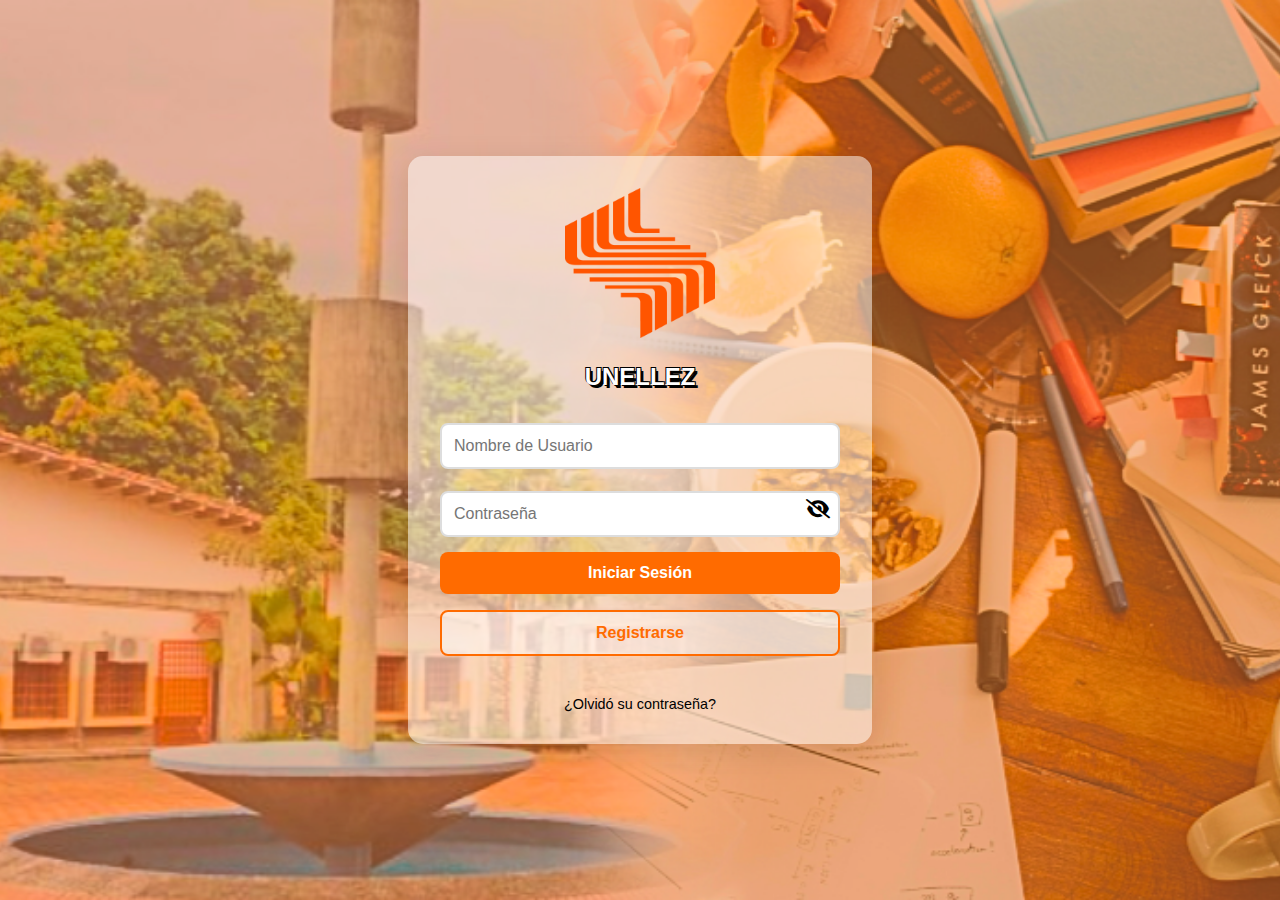
<file: Arse Solicitud/index.html>
<!DOCTYPE html>
<html lang="en">
<head>
    <meta charset="UTF-8">
    <meta name="viewport" content="width=device-width, initial-scale=1.0">
    <title>UNELLEZ - Portal Estudiantil</title>
    <link rel="stylesheet" href="./CSS/Estilo_Base.css">
    <link rel="stylesheet" href="https://cdnjs.cloudflare.com/ajax/libs/font-awesome/6.0.0/css/all.min.css">
</head>
<body>
    <div class="login-container">
        <img src="./imagen/logo unellez.png" alt="Logo institucional naranja con diseño geométrico" class="logo">
        <h2>UNELLEZ</h2>
        <form id="loginForm" action="./php/login.php" method="POST">
            <div class="input-group" style="position: relative;">
                <input type="text" name="nombre_usuario" placeholder="Nombre de Usuario" required>
            </div>
            <div class="input-group" style="position: relative;">
                <input type="password" name="password" id="password" placeholder="Contraseña" required>
  
                <span onclick="togglePassword()" id="togglePasswordIcon" 
                      style="cursor: pointer; position: absolute; right: 10px; top: 50%; transform: translateY(-50%); font-size: 1.2rem;">
                    <i class="fa-solid fa-eye-slash"></i>
                </span>
            </div>
            <button type="submit" class="btn">Iniciar Sesión</button>
            <button type="button" class="btn register" onclick="window.location.href='./Registro/register.php'">
                Registrarse
            </button>
        </form>
        
        <div class="footer-links">
            <a href="./contraseña/recuperar.php">¿Olvidó su contraseña?</a>
        </div>
    </div>

    <script>
        // Efectos visuales mejorados
        const inputs = document.querySelectorAll('input');
        inputs.forEach(input => {
            input.addEventListener('focus', function() {
                this.parentElement.style.transform = 'translateY(-2px)';
            });
            
            input.addEventListener('blur', function() {
                this.parentElement.style.transform = 'translateY(0)';
            });
        });

        // Animación suave al cargar
        document.addEventListener('DOMContentLoaded', function() {
            document.querySelector('.login-container').style.opacity = '0';
            setTimeout(() => {
                document.querySelector('.login-container').style.opacity = '1';
                document.querySelector('.login-container').style.transition = 'opacity 0.5s ease-in-out';
            }, 100);
        });

        // Función para alternar la visibilidad de la contraseña
        function togglePassword() {
            const passwordField = document.getElementById('password');
            const toggleIcon = document.querySelector('#togglePasswordIcon i'); 
            
            if (passwordField.type === 'password') {
                passwordField.type = 'text';
                toggleIcon.classList.remove('fa-eye-slash');
                toggleIcon.classList.add('fa-eye'); 
            } else {
                passwordField.type = 'password';
                toggleIcon.classList.remove('fa-eye');
                toggleIcon.classList.add('fa-eye-slash');
            }
        }
    </script>
</body>
</html>
</file>
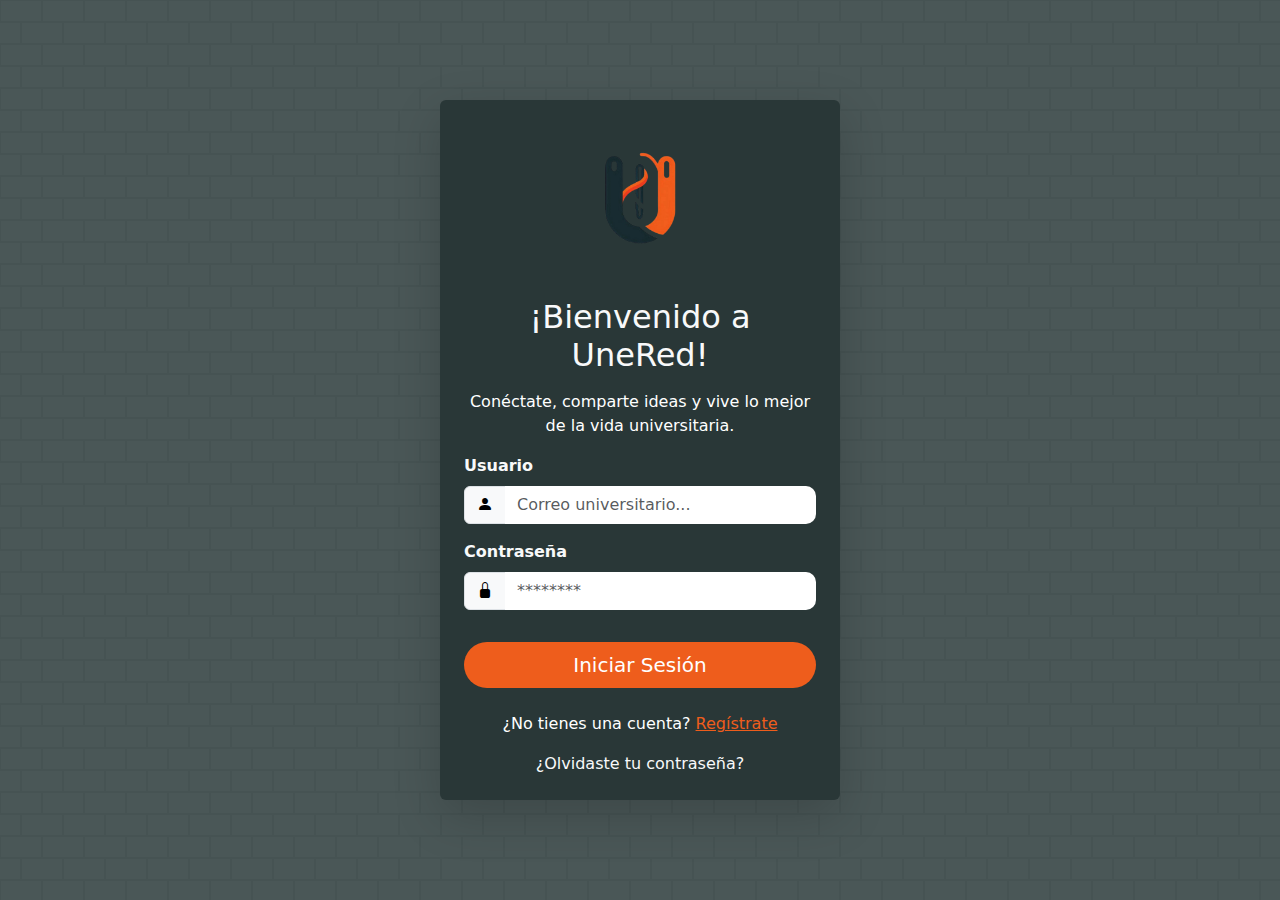
<file: Red Social UneRed/social_network/index.html>
<!DOCTYPE html>
<html lang="es">
<head>
    <meta charset="UTF-8">
    <meta name="viewport" content="width=device-width, initial-scale=1.0">
    <meta name="description" content="Únete a la red social universitaria más innovadora.">
    <title>UneRed - Bienvenida</title>
    <!-- Bootstrap CSS -->
    <link href="https://cdn.jsdelivr.net/npm/bootstrap@5.3.0/dist/css/bootstrap.min.css" rel="stylesheet">
    <!-- Bootstrap Icons -->
    <link href="https://cdn.jsdelivr.net/npm/bootstrap-icons/font/bootstrap-icons.css" rel="stylesheet">
    <!-- Custom CSS -->
    <link href="./public/css/style.css" rel="stylesheet">
</head>
<style>
    .text-primary {
    color: #000000 !important;
}
</style>

<body>
    <!-- Fondo dinámico -->
    <div class="login-bg d-flex align-items-center justify-content-center vh-100">
        <!-- Tarjeta de login -->
        <div class="login-card text-center shadow-lg p-4 rounded">
            <img src="public/images/logo.png" alt="Logo Unered" class="mb-4 logo-img">
            <h2 class="text-light mb-3">¡Bienvenido a UneRed!</h2>
            <p class="text-secondaryy">Conéctate, comparte ideas y vive lo mejor de la vida universitaria.</p>
            <form action="./controllers/login.php" method="post" class="text-start">
                <div class="mb-3">
                    <label for="username" class="form-label text-light fw-bold">Usuario</label>
                    <div class="input-group">
                        <span class="input-group-text"><i class="bi bi-person-fill text-primary"></i></span>
                        <input type="email" class="form-control input-field" id="username" name="username" placeholder="Correo universitario..." required>
                    </div>
                </div>
                <div class="mb-3">
                    <label for="contrasena" class="form-label text-light fw-bold">Contraseña</label>
                    <div class="input-group">
                        <span class="input-group-text"><i class="bi bi-lock-fill text-primary"></i></span>
                        <input type="password" class="form-control input-field" id="contrasena" name="contrasena" placeholder="********" required>
                    </div>
                </div>
                <button type="submit" class="btn btn-orange btn-lg w-100 rounded-pill mt-3">Iniciar Sesión</button>
            </form>

            <div class="text-center mt-4">
                <p class="text-secondaryy">¿No tienes una cuenta? <a href="#" data-bs-toggle="modal" data-bs-target="#registerModal" class="text-orange">Regístrate</a></p>
                <a href="./contraseña/recuperar.php" class="text-light text-decoration-none">¿Olvidaste tu contraseña?</a>
            </div>
        </div>
    </div>

<!-- Modal de Registro -->
<div style="background: rgba(0, 0, 0, 0.85); color: white;" class="modal fade" id="registerModal" tabindex="-1" aria-labelledby="registerModalLabel" aria-hidden="true">
    <div class="modal-dialog modal-dialog-centered">
        <div class="modal-content" style="background-color: #293737; border-radius: 15px; box-shadow: 0 8px 20px rgba(0, 0, 0, 0.3); color: white; padding: 20px; border: none;">
            <div class="modal-header" style="border-bottom: 1px solid rgba(255, 255, 255, 0.3);">
                <h5 class="modal-title" id="registerModalLabel" style="font-size: 1.5rem; font-weight: bold; color: #ee5d1c; text-shadow: 1px 1px 3px rgba(0, 0, 0, 0.5);">Crea tu cuenta en Unered</h5>
                <button type="button" class="btn-close" data-bs-dismiss="modal" aria-label="Close" style="color: white; opacity: 0.8;"></button>
            </div>
            <div class="modal-body">
                <form action="./controllers/register.php" method="post">
                    <div class="mb-3">
                        <label for="nombre" class="form-label" style="font-size: 1rem; color: white;">Nombre</label>
                        <input type="text" class="form-control" id="nombre" name="nombre" required style="background-color: rgba(255, 255, 255, 0.1); border: 1px solid rgba(255, 255, 255, 0.3); color: white; border-radius: 10px; padding: 10px;">
                    </div>
                    <div class="mb-3">
                        <label for="apellido" class="form-label" style="font-size: 1rem; color: white;">Apellido</label>
                        <input type="text" class="form-control" id="apellido" name="apellido" required style="background-color: rgba(255, 255, 255, 0.1); border: 1px solid rgba(255, 255, 255, 0.3); color: white; border-radius: 10px; padding: 10px;">
                    </div>
                    <div class="mb-3">
                        <label for="email" class="form-label" style="font-size: 1rem; color: white;">Correo Electrónico</label>
                        <input type="email" class="form-control" id="email" name="email" required style="background-color: rgba(255, 255, 255, 0.1); border: 1px solid rgba(255, 255, 255, 0.3); color: white; border-radius: 10px; padding: 10px;">
                    </div>
                    <div class="mb-3">
                        <label for="password" class="form-label" style="font-size: 1rem; color: white;">Contraseña</label>
                        <input type="password" class="form-control" id="password" name="password" required style="background-color: rgba(255, 255, 255, 0.1); border: 1px solid rgba(255, 255, 255, 0.3); color: white; border-radius: 10px; padding: 10px;">
                    </div>
                    <div class="mb-3">
                        <label for="carrera" class="form-label" style="font-size: 1rem; color: white;">Carrera</label>
                        <input type="text" class="form-control" id="carrera" name="carrera" required style="background-color: rgba(255, 255, 255, 0.1); border: 1px solid rgba(255, 255, 255, 0.3); color: white; border-radius: 10px; padding: 10px;">
                    </div>
                    <div class="mb-3">
                        <label for="semestre" class="form-label" style="font-size: 1rem; color: white;">Semestre</label>
                        <select class="form-control" id="semestre" name="semestre" required style="background-color: rgba(255, 255, 255, 0.1); border: 1px solid rgba(255, 255, 255, 0.3); color: white; border-radius: 10px; padding: 10px;">
                            <option value="I" style="background-color: #3f4b4b; color: white;">I</option>
                            <option value="II" style="background-color: #3f4b4b; color: white;">II</option>
                            <option value="III" style="background-color: #3f4b4b; color: white;">III</option>
                            <option value="IV" style="background-color: #3f4b4b; color: white;">IV</option>
                            <option value="V" style="background-color: #3f4b4b; color: white;">V</option>
                            <option value="VI" style="background-color: #3f4b4b; color: white;">VI</option>
                            <option value="VII" style="background-color: #3f4b4b; color: white;">VII</option>
                            <option value="VIII" style="background-color: #3f4b4b; color: white;">VIII</option>
                            <option value="IX" style="background-color: #3f4b4b; color: white;">IX</option>
                            <option value="X" style="background-color: #3f4b4b; color: white;">X</option>
                        </select>
                    </div>
                    <button type="submit" class="btn" style="background-color: #ee5d1c; border: none; color: white; padding: 10px 20px; border-radius: 20px; font-size: 1rem; font-weight: bold; cursor: pointer; display: block; margin: 0 auto; text-align: center;">Registrarse</button>

                </form>
            </div>
        </div>
    </div>
</div>


    <!-- Bootstrap JS -->
    <script src="https://cdn.jsdelivr.net/npm/bootstrap@5.3.0/dist/js/bootstrap.bundle.min.js"></script>
</body>
</html>
</file>
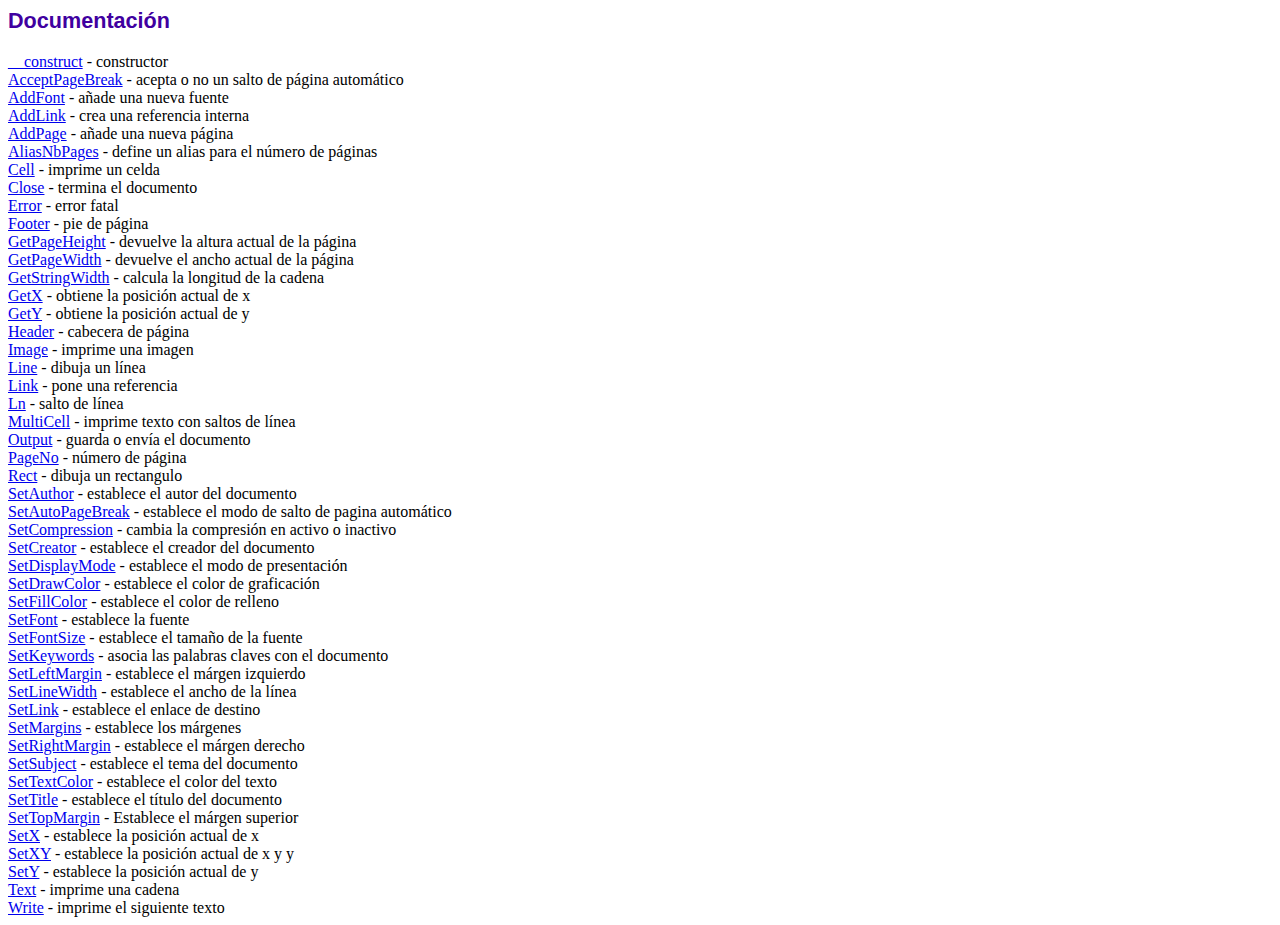
<file: Arse Solicitud/fpdf/doc/index.htm>
<!DOCTYPE html PUBLIC "-//W3C//DTD HTML 4.01 Transitional//EN">
<html>
<head>
<meta http-equiv="Content-Type" content="text/html; charset=UTF-8">
<title>Documentación</title>
<link type="text/css" rel="stylesheet" href="../fpdf.css">
</head>
<body>
<h1>Documentación</h1>
<a href="__construct.htm">__construct</a> - constructor<br>
<a href="acceptpagebreak.htm">AcceptPageBreak</a> - acepta o no un salto de página automático<br>
<a href="addfont.htm">AddFont</a> - añade una nueva fuente<br>
<a href="addlink.htm">AddLink</a> - crea una referencia interna<br>
<a href="addpage.htm">AddPage</a> - añade una nueva página<br>
<a href="aliasnbpages.htm">AliasNbPages</a> - define un alias para el número de páginas<br>
<a href="cell.htm">Cell</a> - imprime un celda<br>
<a href="close.htm">Close</a> - termina el documento<br>
<a href="error.htm">Error</a> - error fatal<br>
<a href="footer.htm">Footer</a> - pie de página<br>
<a href="getpageheight.htm">GetPageHeight</a> - devuelve la altura actual de la página<br>
<a href="getpagewidth.htm">GetPageWidth</a> - devuelve el ancho actual de la página<br>
<a href="getstringwidth.htm">GetStringWidth</a> - calcula la longitud de la cadena<br>
<a href="getx.htm">GetX</a> - obtiene la posición actual de x<br>
<a href="gety.htm">GetY</a> - obtiene la posición actual de y<br>
<a href="header.htm">Header</a> - cabecera de página<br>
<a href="image.htm">Image</a> - imprime una imagen<br>
<a href="line.htm">Line</a> - dibuja un línea<br>
<a href="link.htm">Link</a> - pone una referencia<br>
<a href="ln.htm">Ln</a> - salto de línea<br>
<a href="multicell.htm">MultiCell</a> - imprime texto con saltos de línea<br>
<a href="output.htm">Output</a> - guarda o envía el documento<br>
<a href="pageno.htm">PageNo</a> - número de página<br>
<a href="rect.htm">Rect</a> - dibuja un rectangulo<br>
<a href="setauthor.htm">SetAuthor</a> - establece el autor del documento<br>
<a href="setautopagebreak.htm">SetAutoPageBreak</a> - establece el modo de salto de pagina automático<br>
<a href="setcompression.htm">SetCompression</a> - cambia la compresión en activo o inactivo<br>
<a href="setcreator.htm">SetCreator</a> - establece el creador del documento<br>
<a href="setdisplaymode.htm">SetDisplayMode</a> - establece el modo de presentación<br>
<a href="setdrawcolor.htm">SetDrawColor</a> - establece el color de graficación<br>
<a href="setfillcolor.htm">SetFillColor</a> - establece el color de relleno<br>
<a href="setfont.htm">SetFont</a> - establece la fuente<br>
<a href="setfontsize.htm">SetFontSize</a> - establece el tamaño de la fuente<br>
<a href="setkeywords.htm">SetKeywords</a> - asocia las palabras claves con el documento<br>
<a href="setleftmargin.htm">SetLeftMargin</a> - establece el márgen izquierdo<br>
<a href="setlinewidth.htm">SetLineWidth</a> - establece el ancho de la línea<br>
<a href="setlink.htm">SetLink</a> - establece el enlace de destino<br>
<a href="setmargins.htm">SetMargins</a> - establece los márgenes<br>
<a href="setrightmargin.htm">SetRightMargin</a> - establece el márgen derecho<br>
<a href="setsubject.htm">SetSubject</a> - establece el tema del documento<br>
<a href="settextcolor.htm">SetTextColor</a> - establece el color del texto<br>
<a href="settitle.htm">SetTitle</a> - establece el título del documento<br>
<a href="settopmargin.htm">SetTopMargin</a> - Establece el márgen superior<br>
<a href="setx.htm">SetX</a> - establece la posición actual de x<br>
<a href="setxy.htm">SetXY</a> - establece la posición actual de x y y<br>
<a href="sety.htm">SetY</a> - establece la posición actual de y<br>
<a href="text.htm">Text</a> - imprime una cadena<br>
<a href="write.htm">Write</a> - imprime el siguiente texto<br>
</body>
</html>
</file>
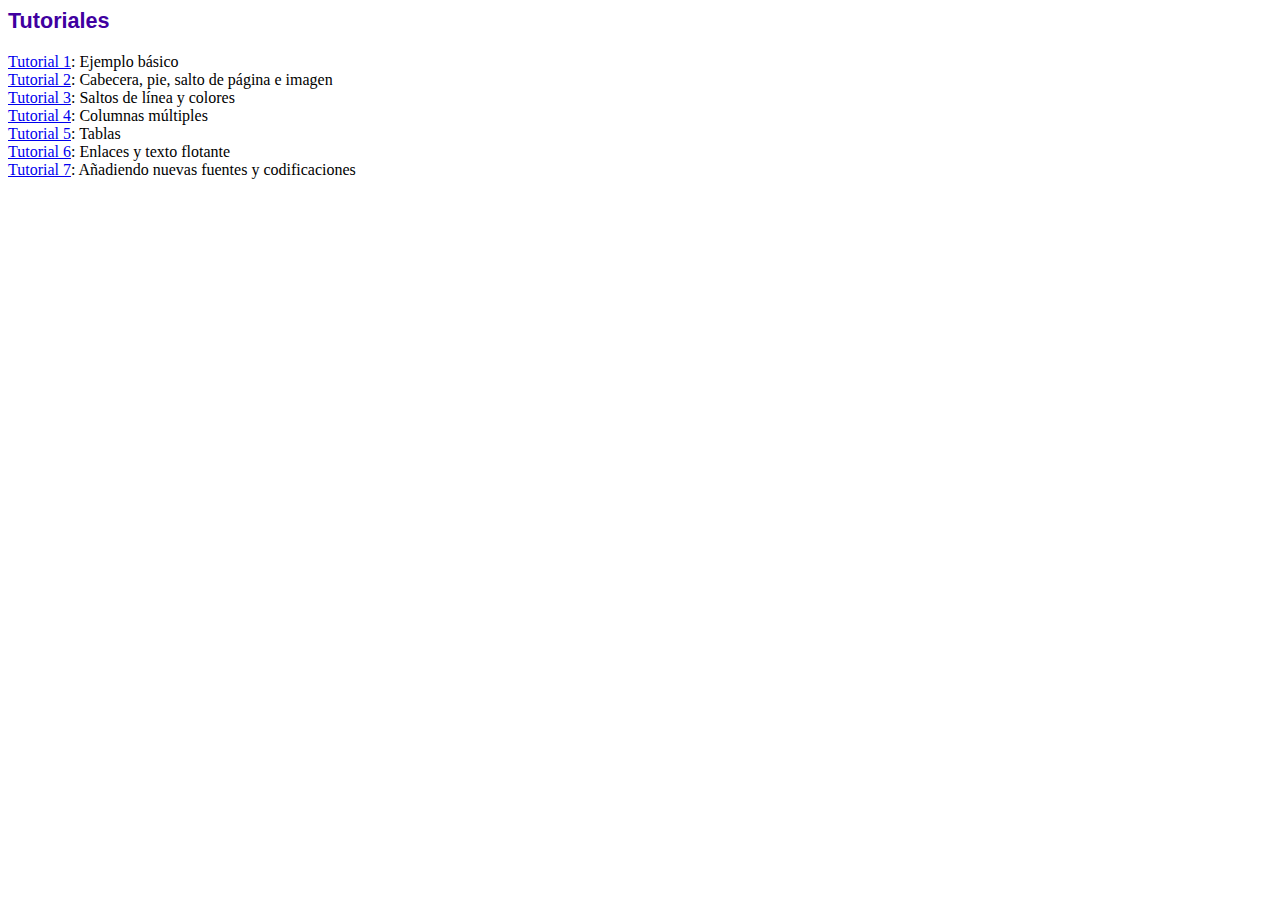
<file: Arse Solicitud/fpdf/tutorial/index.htm>
<!DOCTYPE html PUBLIC "-//W3C//DTD HTML 4.01 Transitional//EN">
<html>
<head>
<meta http-equiv="Content-Type" content="text/html; charset=UTF-8">
<title>Tutoriales</title>
<link type="text/css" rel="stylesheet" href="../fpdf.css">
</head>
<body>
<h1>Tutoriales</h1>
<ul style="list-style-type:none; margin-left:0; padding-left:0">
<li><a href="tuto1.htm">Tutorial 1</a>: Ejemplo básico</li>
<li><a href="tuto2.htm">Tutorial 2</a>: Cabecera, pie, salto de página e imagen</li>
<li><a href="tuto3.htm">Tutorial 3</a>: Saltos de línea y colores</li>
<li><a href="tuto4.htm">Tutorial 4</a>: Columnas múltiples</li>
<li><a href="tuto5.htm">Tutorial 5</a>: Tablas</li>
<li><a href="tuto6.htm">Tutorial 6</a>: Enlaces y texto flotante</li>
<li><a href="tuto7.htm">Tutorial 7</a>: Añadiendo nuevas fuentes y codificaciones</li>
</ul>
</body>
</html>
</file>
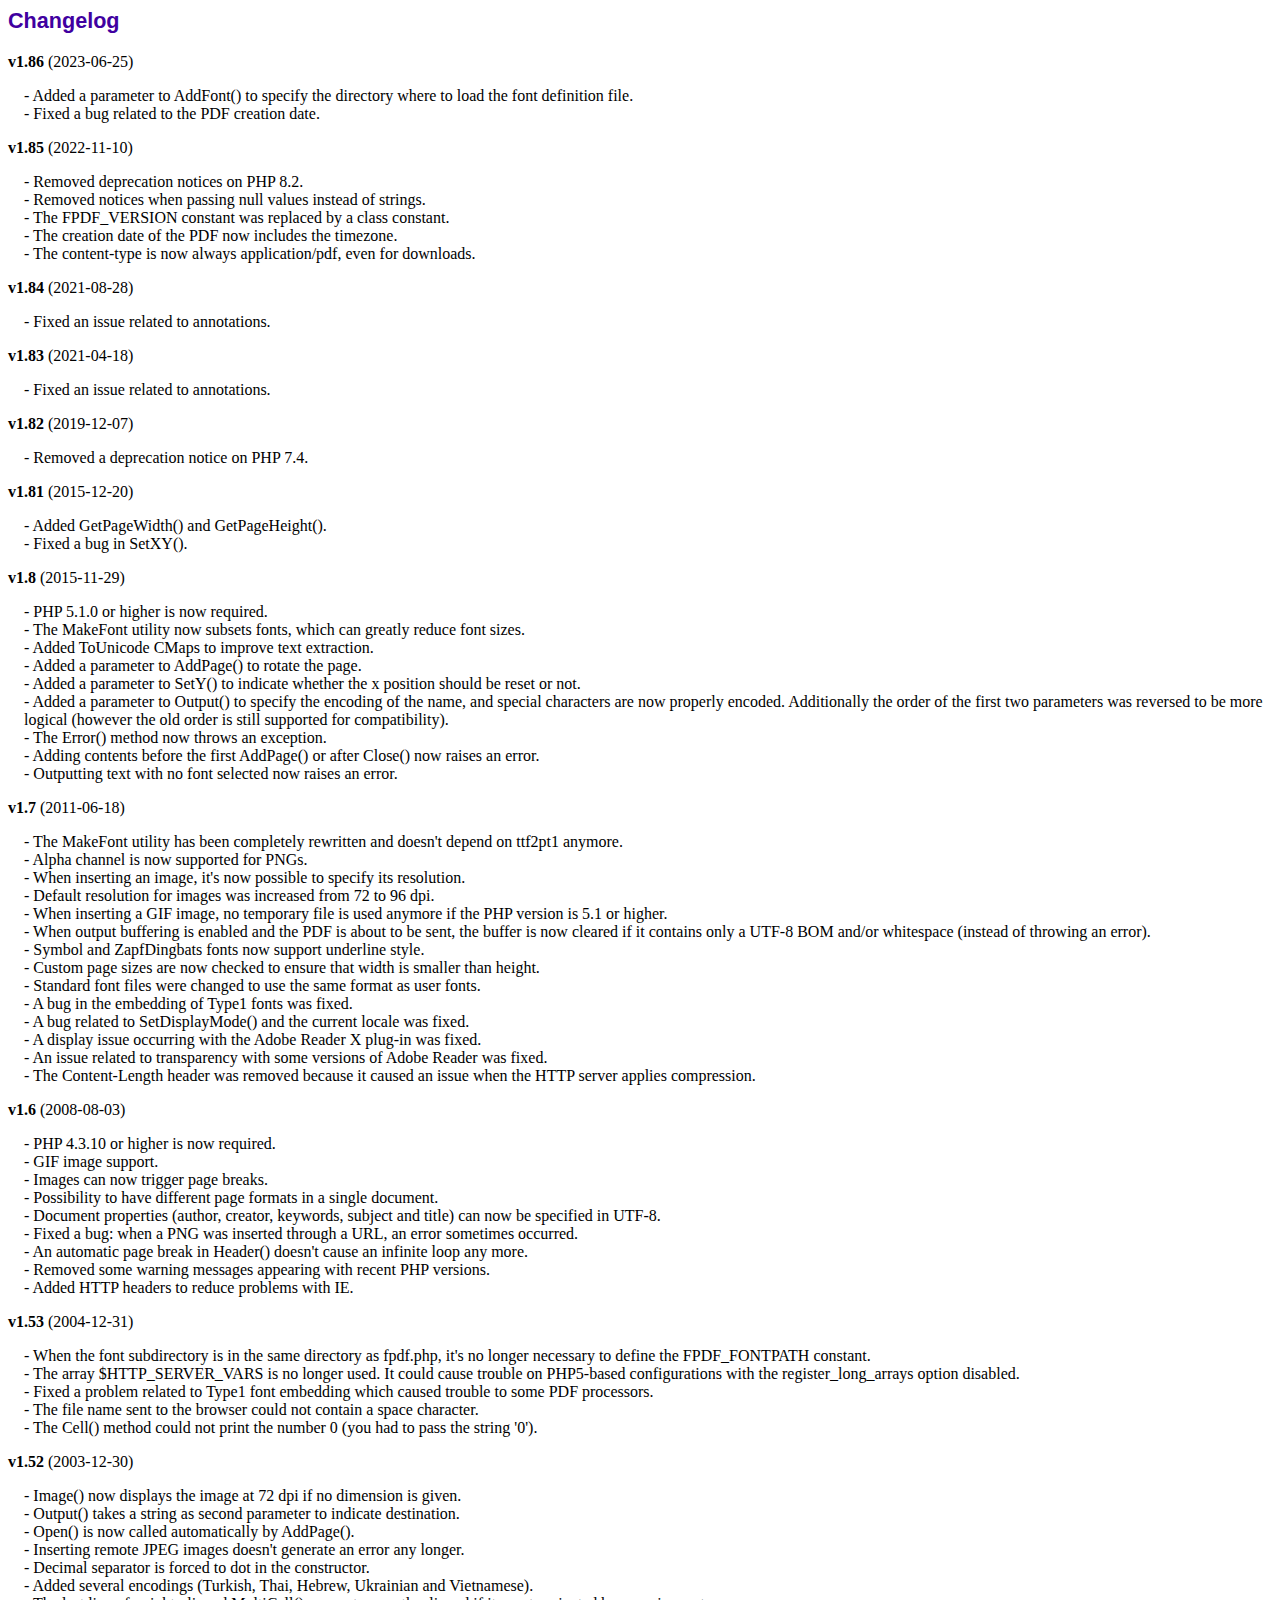
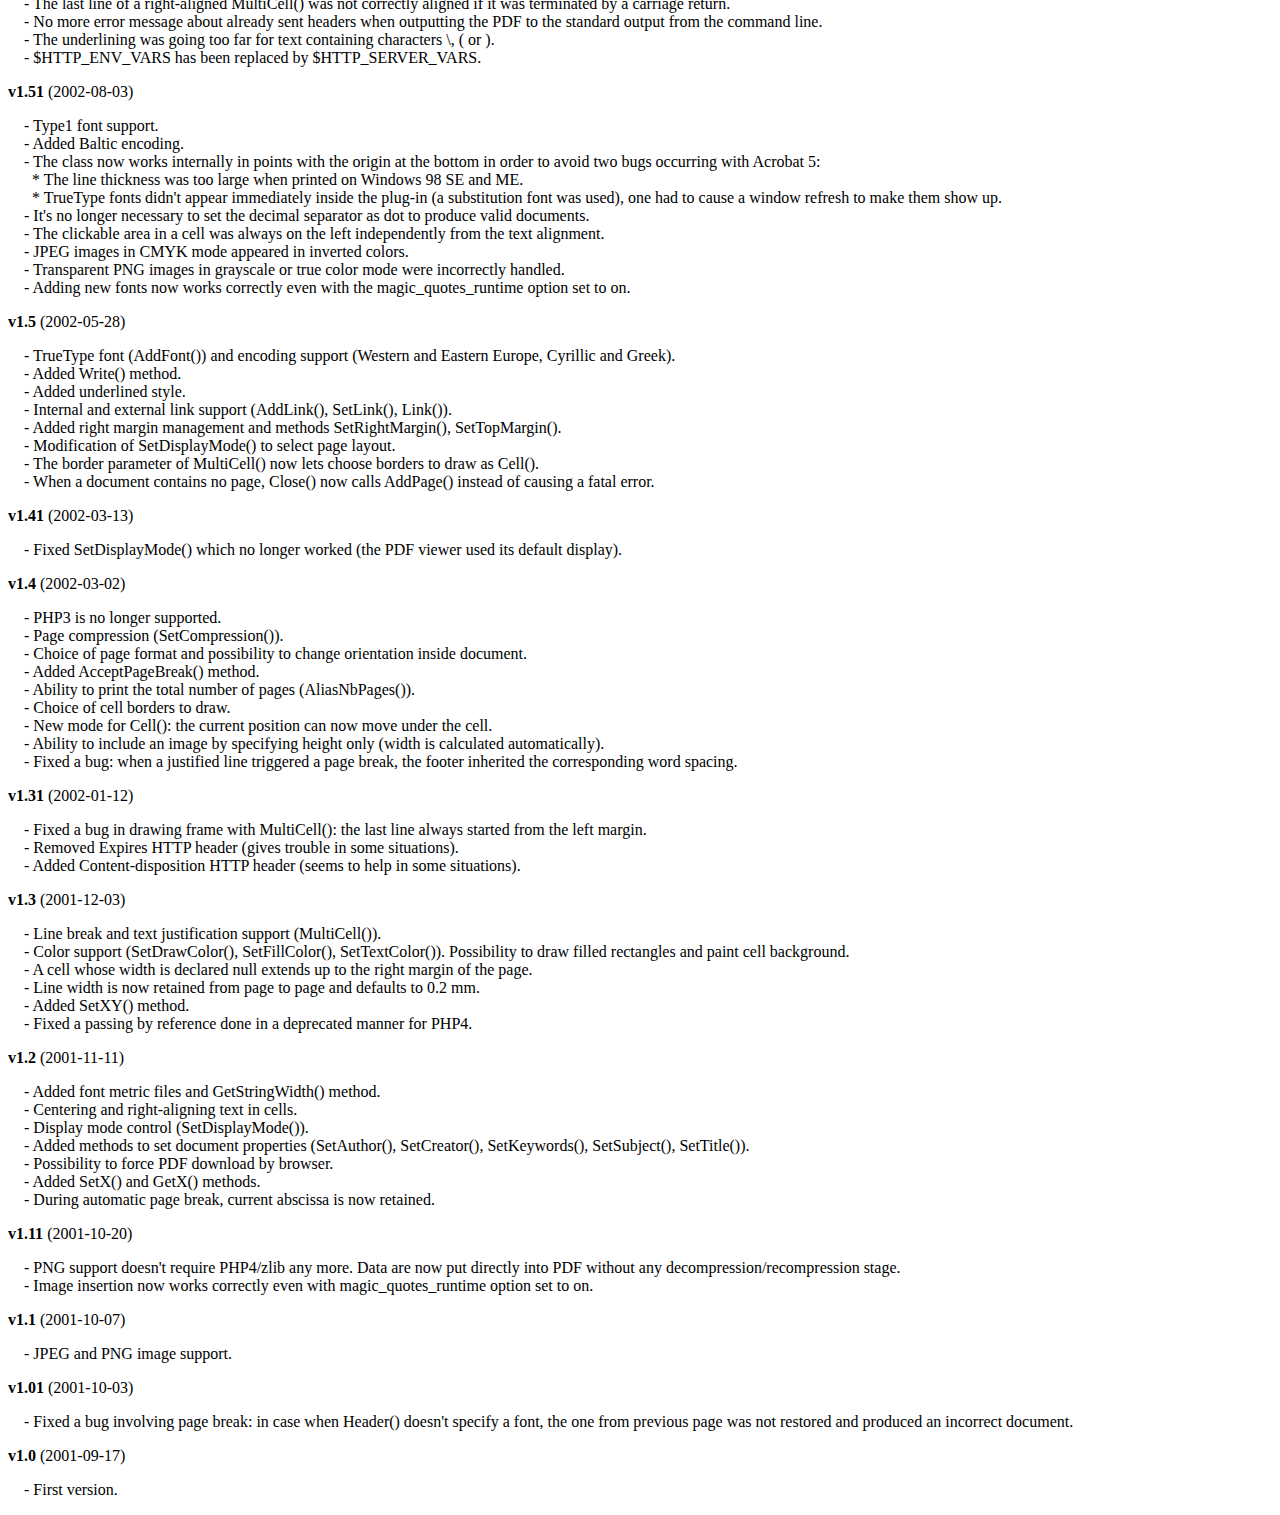
<file: Arse Solicitud/fpdf/changelog.htm>
<!DOCTYPE html PUBLIC "-//W3C//DTD HTML 4.01 Transitional//EN">
<html>
<head>
<meta http-equiv="Content-Type" content="text/html; charset=UTF-8">
<title>Changelog</title>
<link type="text/css" rel="stylesheet" href="fpdf.css">
<style type="text/css">
dd {margin:1em 0 1em 1em}
</style>
</head>
<body>
<h1>Changelog</h1>
<dl>
<dt><strong>v1.86</strong> (2023-06-25)</dt>
<dd>
- Added a parameter to AddFont() to specify the directory where to load the font definition file.<br>
- Fixed a bug related to the PDF creation date.<br>
</dd>
<dt><strong>v1.85</strong> (2022-11-10)</dt>
<dd>
- Removed deprecation notices on PHP 8.2.<br>
- Removed notices when passing null values instead of strings.<br>
- The FPDF_VERSION constant was replaced by a class constant.<br>
- The creation date of the PDF now includes the timezone.<br>
- The content-type is now always application/pdf, even for downloads.<br>
</dd>
<dt><strong>v1.84</strong> (2021-08-28)</dt>
<dd>
- Fixed an issue related to annotations.<br>
</dd>
<dt><strong>v1.83</strong> (2021-04-18)</dt>
<dd>
- Fixed an issue related to annotations.<br>
</dd>
<dt><strong>v1.82</strong> (2019-12-07)</dt>
<dd>
- Removed a deprecation notice on PHP 7.4.<br>
</dd>
<dt><strong>v1.81</strong> (2015-12-20)</dt>
<dd>
- Added GetPageWidth() and GetPageHeight().<br>
- Fixed a bug in SetXY().<br>
</dd>
<dt><strong>v1.8</strong> (2015-11-29)</dt>
<dd>
- PHP 5.1.0 or higher is now required.<br>
- The MakeFont utility now subsets fonts, which can greatly reduce font sizes.<br>
- Added ToUnicode CMaps to improve text extraction.<br>
- Added a parameter to AddPage() to rotate the page.<br>
- Added a parameter to SetY() to indicate whether the x position should be reset or not.<br>
- Added a parameter to Output() to specify the encoding of the name, and special characters are now properly encoded. Additionally the order of the first two parameters was reversed to be more logical (however the old order is still supported for compatibility).<br>
- The Error() method now throws an exception.<br>
- Adding contents before the first AddPage() or after Close() now raises an error.<br>
- Outputting text with no font selected now raises an error.<br>
</dd>
<dt><strong>v1.7</strong> (2011-06-18)</dt>
<dd>
- The MakeFont utility has been completely rewritten and doesn't depend on ttf2pt1 anymore.<br>
- Alpha channel is now supported for PNGs.<br>
- When inserting an image, it's now possible to specify its resolution.<br>
- Default resolution for images was increased from 72 to 96 dpi.<br>
- When inserting a GIF image, no temporary file is used anymore if the PHP version is 5.1 or higher.<br>
- When output buffering is enabled and the PDF is about to be sent, the buffer is now cleared if it contains only a UTF-8 BOM and/or whitespace (instead of throwing an error).<br>
- Symbol and ZapfDingbats fonts now support underline style.<br>
- Custom page sizes are now checked to ensure that width is smaller than height.<br>
- Standard font files were changed to use the same format as user fonts.<br>
- A bug in the embedding of Type1 fonts was fixed.<br>
- A bug related to SetDisplayMode() and the current locale was fixed.<br>
- A display issue occurring with the Adobe Reader X plug-in was fixed.<br>
- An issue related to transparency with some versions of Adobe Reader was fixed.<br>
- The Content-Length header was removed because it caused an issue when the HTTP server applies compression.<br>
</dd>
<dt><strong>v1.6</strong> (2008-08-03)</dt>
<dd>
- PHP 4.3.10 or higher is now required.<br>
- GIF image support.<br>
- Images can now trigger page breaks.<br>
- Possibility to have different page formats in a single document.<br>
- Document properties (author, creator, keywords, subject and title) can now be specified in UTF-8.<br>
- Fixed a bug: when a PNG was inserted through a URL, an error sometimes occurred.<br>
- An automatic page break in Header() doesn't cause an infinite loop any more.<br>
- Removed some warning messages appearing with recent PHP versions.<br>
- Added HTTP headers to reduce problems with IE.<br>
</dd>
<dt><strong>v1.53</strong> (2004-12-31)</dt>
<dd>
- When the font subdirectory is in the same directory as fpdf.php, it's no longer necessary to define the FPDF_FONTPATH constant.<br>
- The array $HTTP_SERVER_VARS is no longer used. It could cause trouble on PHP5-based configurations with the register_long_arrays option disabled.<br>
- Fixed a problem related to Type1 font embedding which caused trouble to some PDF processors.<br>
- The file name sent to the browser could not contain a space character.<br>
- The Cell() method could not print the number 0 (you had to pass the string '0').<br>
</dd>
<dt><strong>v1.52</strong> (2003-12-30)</dt>
<dd>
- Image() now displays the image at 72 dpi if no dimension is given.<br>
- Output() takes a string as second parameter to indicate destination.<br>
- Open() is now called automatically by AddPage().<br>
- Inserting remote JPEG images doesn't generate an error any longer.<br>
- Decimal separator is forced to dot in the constructor.<br>
- Added several encodings (Turkish, Thai, Hebrew, Ukrainian and Vietnamese).<br>
- The last line of a right-aligned MultiCell() was not correctly aligned if it was terminated by a carriage return.<br>
- No more error message about already sent headers when outputting the PDF to the standard output from the command line.<br>
- The underlining was going too far for text containing characters \, ( or ).<br>
- $HTTP_ENV_VARS has been replaced by $HTTP_SERVER_VARS.<br>
</dd>
<dt><strong>v1.51</strong> (2002-08-03)</dt>
<dd>
- Type1 font support.<br>
- Added Baltic encoding.<br>
- The class now works internally in points with the origin at the bottom in order to avoid two bugs occurring with Acrobat 5:<br>&nbsp;&nbsp;* The line thickness was too large when printed on Windows 98 SE and ME.<br>&nbsp;&nbsp;* TrueType fonts didn't appear immediately inside the plug-in (a substitution font was used), one had to cause a window refresh to make them show up.<br>
- It's no longer necessary to set the decimal separator as dot to produce valid documents.<br>
- The clickable area in a cell was always on the left independently from the text alignment.<br>
- JPEG images in CMYK mode appeared in inverted colors.<br>
- Transparent PNG images in grayscale or true color mode were incorrectly handled.<br>
- Adding new fonts now works correctly even with the magic_quotes_runtime option set to on.<br>
</dd>
<dt><strong>v1.5</strong> (2002-05-28)</dt>
<dd>
- TrueType font (AddFont()) and encoding support (Western and Eastern Europe, Cyrillic and Greek).<br>
- Added Write() method.<br>
- Added underlined style.<br>
- Internal and external link support (AddLink(), SetLink(), Link()).<br>
- Added right margin management and methods SetRightMargin(), SetTopMargin().<br>
- Modification of SetDisplayMode() to select page layout.<br>
- The border parameter of MultiCell() now lets choose borders to draw as Cell().<br>
- When a document contains no page, Close() now calls AddPage() instead of causing a fatal error.<br>
</dd>
<dt><strong>v1.41</strong> (2002-03-13)</dt>
<dd>
- Fixed SetDisplayMode() which no longer worked (the PDF viewer used its default display).<br>
</dd>
<dt><strong>v1.4</strong> (2002-03-02)</dt>
<dd>
- PHP3 is no longer supported.<br>
- Page compression (SetCompression()).<br>
- Choice of page format and possibility to change orientation inside document.<br>
- Added AcceptPageBreak() method.<br>
- Ability to print the total number of pages (AliasNbPages()).<br>
- Choice of cell borders to draw.<br>
- New mode for Cell(): the current position can now move under the cell.<br>
- Ability to include an image by specifying height only (width is calculated automatically).<br>
- Fixed a bug: when a justified line triggered a page break, the footer inherited the corresponding word spacing.<br>
</dd>
<dt><strong>v1.31</strong> (2002-01-12)</dt>
<dd>
- Fixed a bug in drawing frame with MultiCell(): the last line always started from the left margin.<br>
- Removed Expires HTTP header (gives trouble in some situations).<br>
- Added Content-disposition HTTP header (seems to help in some situations).<br>
</dd>
<dt><strong>v1.3</strong> (2001-12-03)</dt>
<dd>
- Line break and text justification support (MultiCell()).<br>
- Color support (SetDrawColor(), SetFillColor(), SetTextColor()). Possibility to draw filled rectangles and paint cell background.<br>
- A cell whose width is declared null extends up to the right margin of the page.<br>
- Line width is now retained from page to page and defaults to 0.2 mm.<br>
- Added SetXY() method.<br>
- Fixed a passing by reference done in a deprecated manner for PHP4.<br>
</dd>
<dt><strong>v1.2</strong> (2001-11-11)</dt>
<dd>
- Added font metric files and GetStringWidth() method.<br>
- Centering and right-aligning text in cells.<br>
- Display mode control (SetDisplayMode()).<br>
- Added methods to set document properties (SetAuthor(), SetCreator(), SetKeywords(), SetSubject(), SetTitle()).<br>
- Possibility to force PDF download by browser.<br>
- Added SetX() and GetX() methods.<br>
- During automatic page break, current abscissa is now retained.<br>
</dd>
<dt><strong>v1.11</strong> (2001-10-20)</dt>
<dd>
- PNG support doesn't require PHP4/zlib any more. Data are now put directly into PDF without any decompression/recompression stage.<br>
- Image insertion now works correctly even with magic_quotes_runtime option set to on.<br>
</dd>
<dt><strong>v1.1</strong> (2001-10-07)</dt>
<dd>
- JPEG and PNG image support.<br>
</dd>
<dt><strong>v1.01</strong> (2001-10-03)</dt>
<dd>
- Fixed a bug involving page break: in case when Header() doesn't specify a font, the one from previous page was not restored and produced an incorrect document.<br>
</dd>
<dt><strong>v1.0</strong> (2001-09-17)</dt>
<dd>
- First version.<br>
</dd>
</dl>
</body>
</html>
</file>
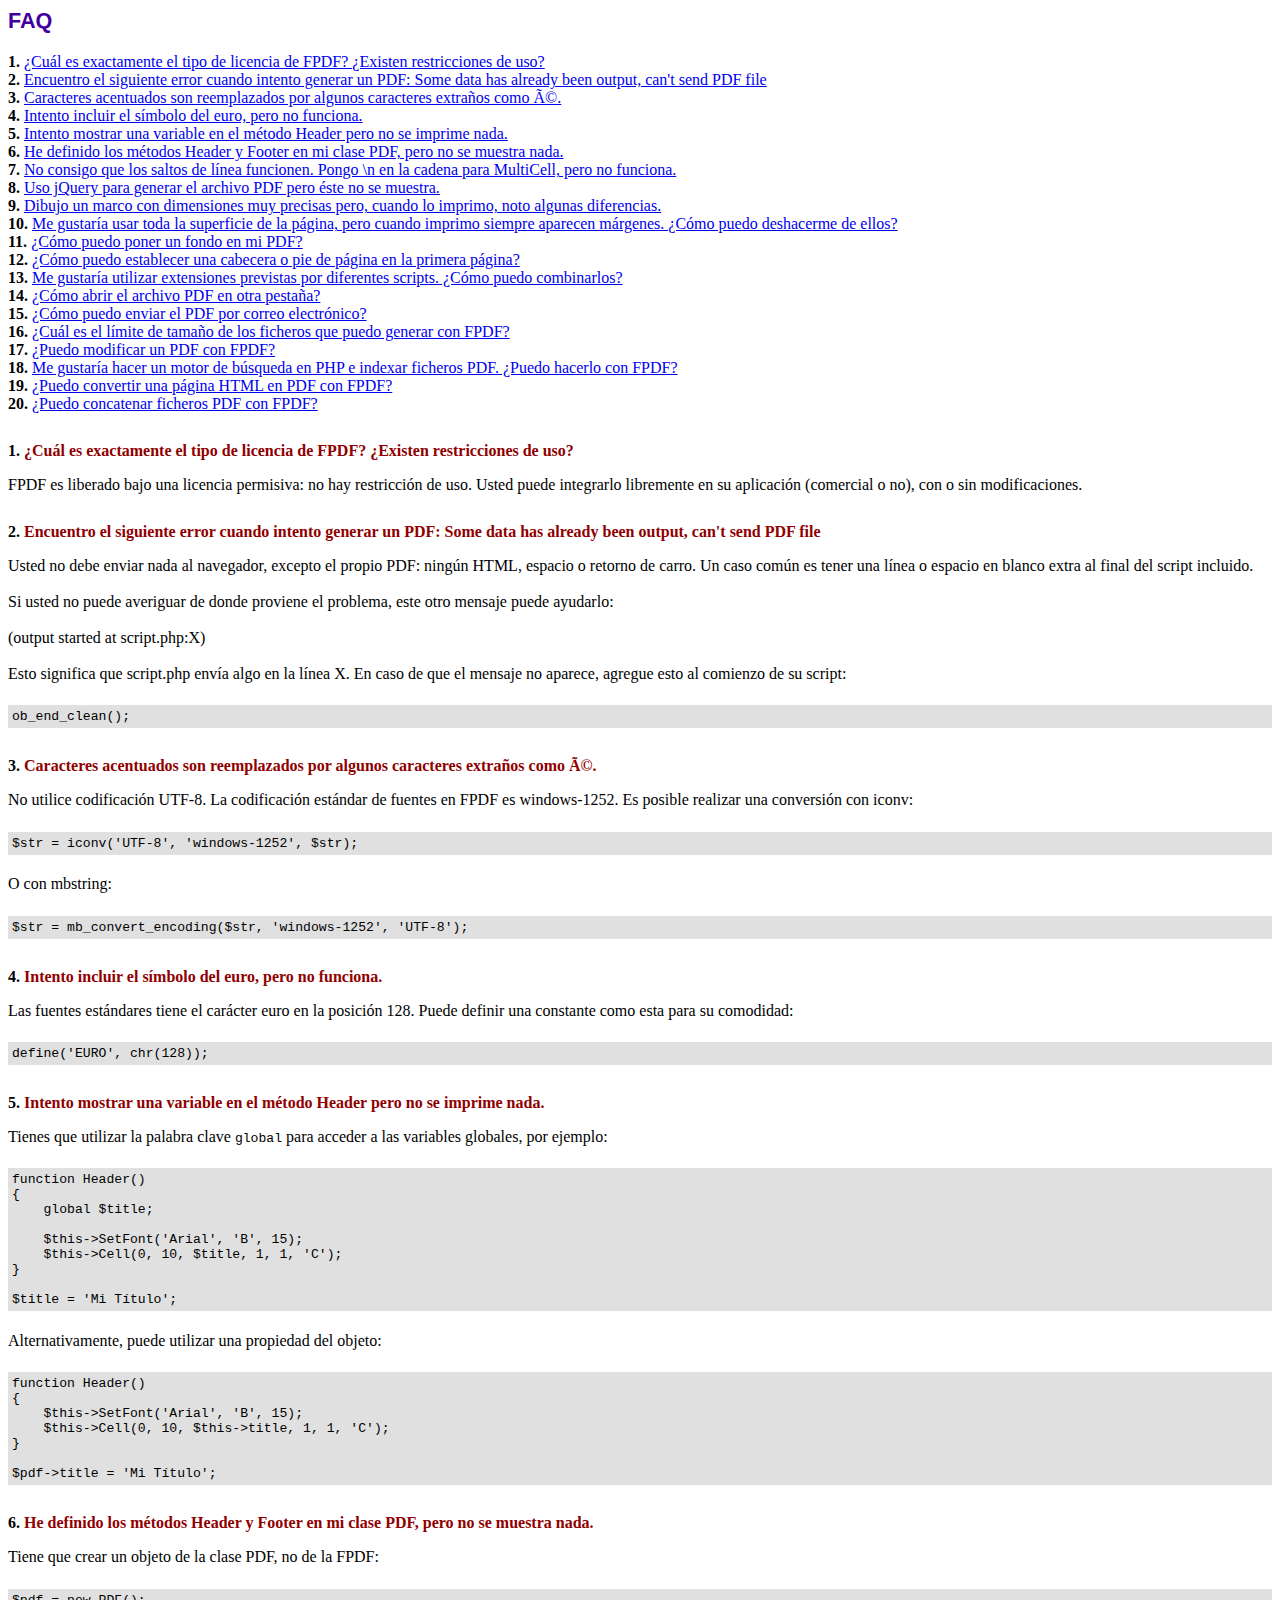
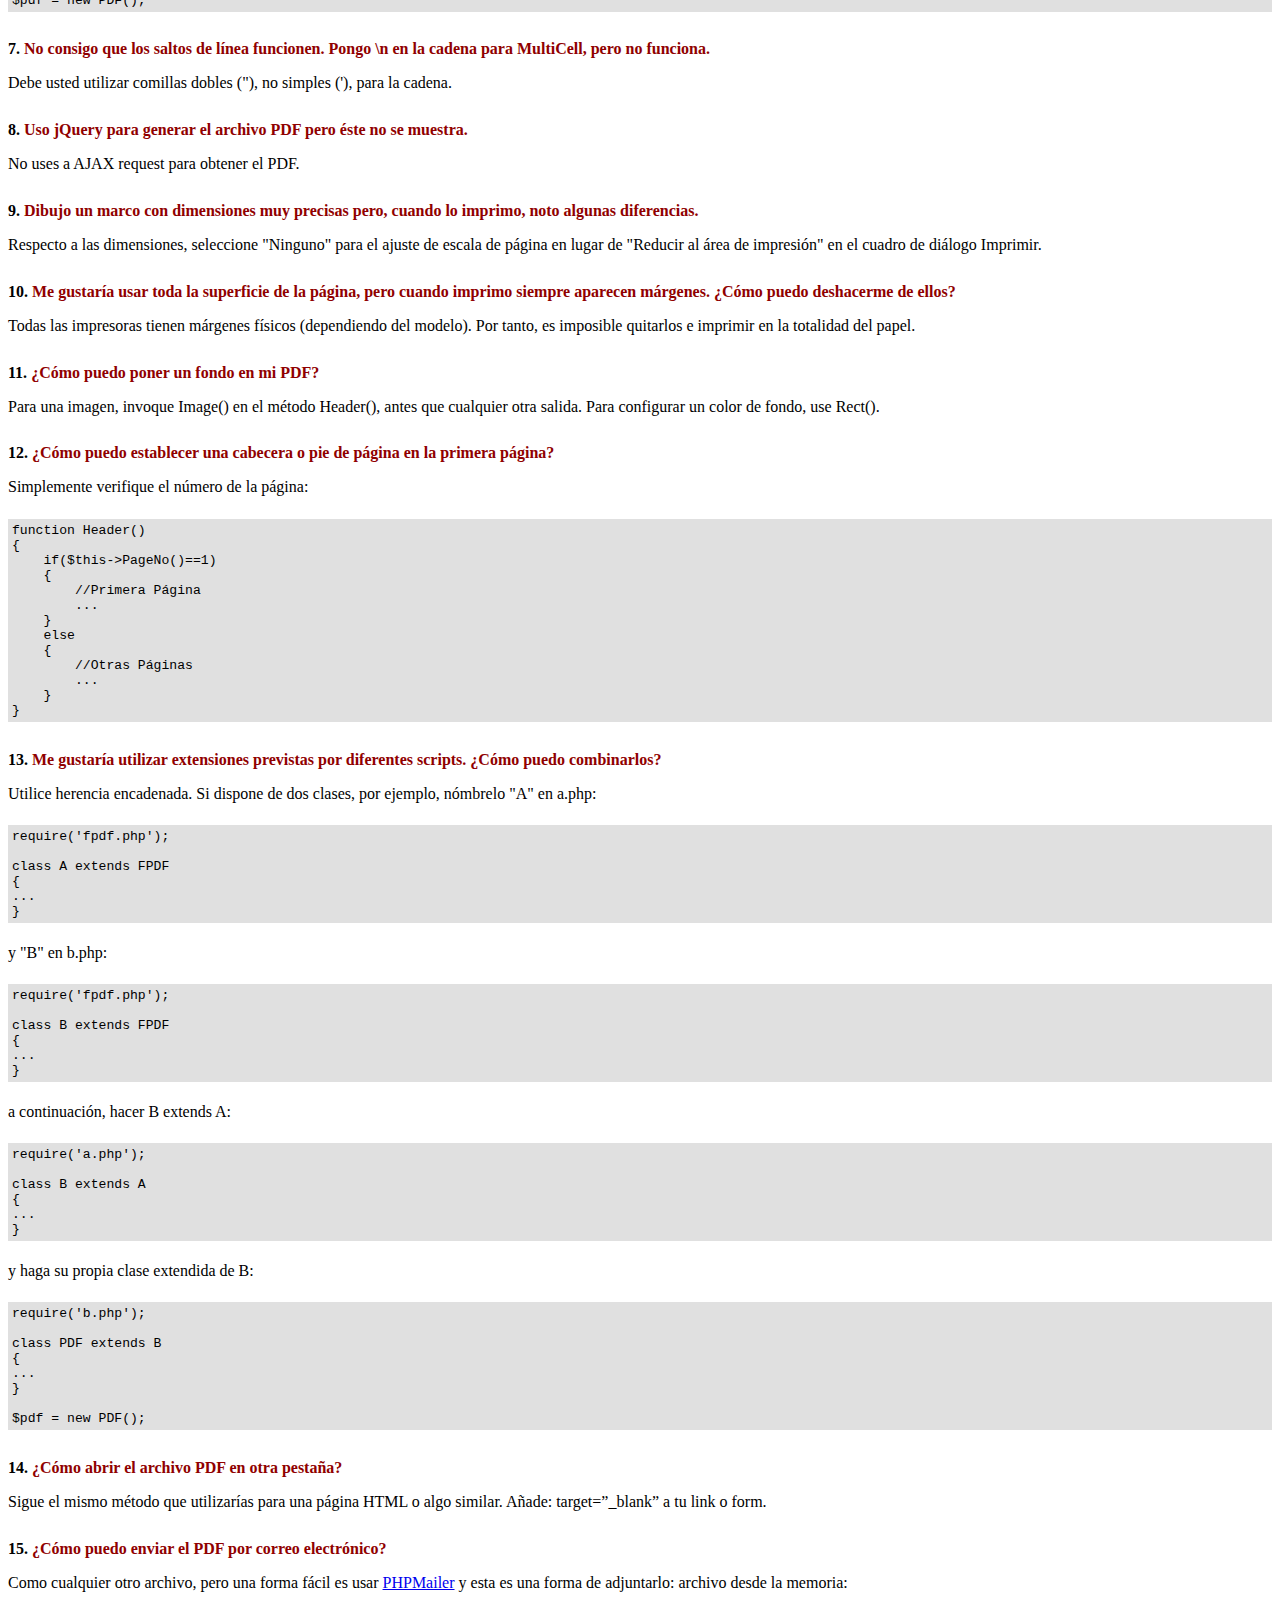
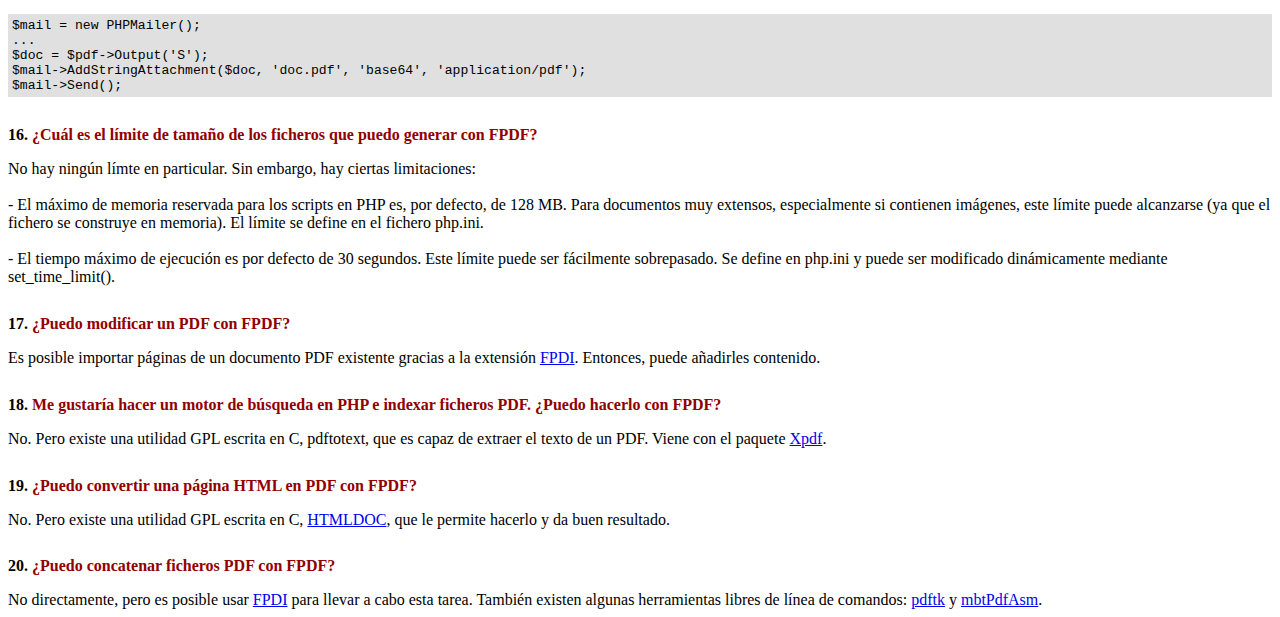
<file: Arse Solicitud/fpdf/FAQ.htm>
<!DOCTYPE html PUBLIC "-//W3C//DTD HTML 4.01 Transitional//EN">
<html>
<head>
<meta http-equiv="Content-Type" content="text/html; charset=UTF-8">
<title>FAQ</title>
<link type="text/css" rel="stylesheet" href="fpdf.css">
<style type="text/css">
ul {list-style-type:none; margin:0; padding:0}
ul#answers li {margin-top:1.8em}
.question {font-weight:bold; color:#900000}
</style>
</head>
<body>
<h1>FAQ</h1>
<ul>
<li><b>1.</b> <a href='#q1'>¿Cuál es exactamente el tipo de licencia de FPDF? ¿Existen restricciones de uso?</a></li>
<li><b>2.</b> <a href='#q2'>Encuentro el siguiente error cuando intento generar un PDF: Some data has already been output, can't send PDF file</a></li>
<li><b>3.</b> <a href='#q3'>Caracteres acentuados son reemplazados por algunos caracteres extraños como Ã©.</a></li>
<li><b>4.</b> <a href='#q4'>Intento incluir el símbolo del euro, pero no funciona.</a></li>
<li><b>5.</b> <a href='#q5'>Intento mostrar una variable en el método Header pero no se imprime nada.</a></li>
<li><b>6.</b> <a href='#q6'>He definido los métodos Header y Footer en mi clase PDF, pero no se muestra nada.</a></li>
<li><b>7.</b> <a href='#q7'>No consigo que los saltos de línea funcionen. Pongo \n en la cadena para MultiCell, pero no funciona.</a></li>
<li><b>8.</b> <a href='#q8'>Uso jQuery para generar el archivo PDF pero éste no se muestra.</a></li>
<li><b>9.</b> <a href='#q9'>Dibujo un marco con dimensiones muy precisas pero, cuando lo imprimo, noto algunas diferencias.</a></li>
<li><b>10.</b> <a href='#q10'>Me gustaría usar toda la superficie de la página, pero cuando imprimo siempre aparecen márgenes. ¿Cómo puedo deshacerme de ellos?</a></li>
<li><b>11.</b> <a href='#q11'>¿Cómo puedo poner un fondo en mi PDF?</a></li>
<li><b>12.</b> <a href='#q12'>¿Cómo puedo establecer una cabecera o pie de página en la primera página?</a></li>
<li><b>13.</b> <a href='#q13'>Me gustaría utilizar extensiones previstas por diferentes scripts. ¿Cómo puedo combinarlos?</a></li>
<li><b>14.</b> <a href='#q14'>¿Cómo abrir el archivo PDF en otra pestaña?</a></li>
<li><b>15.</b> <a href='#q15'>¿Cómo puedo enviar el PDF por correo electrónico?</a></li>
<li><b>16.</b> <a href='#q16'>¿Cuál es el límite de tamaño de los ficheros que puedo generar con FPDF?</a></li>
<li><b>17.</b> <a href='#q17'>¿Puedo modificar un PDF con FPDF?</a></li>
<li><b>18.</b> <a href='#q18'>Me gustaría hacer un motor de búsqueda en PHP e indexar ficheros PDF. ¿Puedo hacerlo con FPDF?</a></li>
<li><b>19.</b> <a href='#q19'>¿Puedo convertir una página HTML en PDF con FPDF?</a></li>
<li><b>20.</b> <a href='#q20'>¿Puedo concatenar ficheros PDF con FPDF?</a></li>
</ul>

<ul id='answers'>
<li id='q1'>
<p><b>1.</b> <span class='question'>¿Cuál es exactamente el tipo de licencia de FPDF? ¿Existen restricciones de uso?</span></p>
FPDF es liberado bajo una licencia permisiva: no hay restricción de uso. Usted puede integrarlo
libremente en su aplicación (comercial o no), con o sin modificaciones.
</li>

<li id='q2'>
<p><b>2.</b> <span class='question'>Encuentro el siguiente error cuando intento generar un PDF: Some data has already been output, can't send PDF file</span></p>
Usted no debe enviar nada al navegador, excepto el propio PDF: ningún HTML, espacio o retorno de carro. Un caso común
es tener una línea o espacio en blanco extra al final del script incluido.<br>
<br>
Si usted no puede averiguar de donde proviene el problema, este otro mensaje puede ayudarlo:<br>
<br>
(output started at script.php:X)<br>
<br>
Esto significa que script.php envía algo en la línea X. En caso de que el mensaje no aparece, agregue esto al
comienzo de su script:
<div class="doc-source">
<pre><code>ob_end_clean();</code></pre>
</div>
</li>

<li id='q3'>
<p><b>3.</b> <span class='question'>Caracteres acentuados son reemplazados por algunos caracteres extraños como Ã©.</span></p>
No utilice codificación UTF-8. La codificación estándar de fuentes en FPDF es windows-1252.
Es posible realizar una conversión con iconv:
<div class="doc-source">
<pre><code>$str = iconv('UTF-8', 'windows-1252', $str);</code></pre>
</div>
O con mbstring:
<div class="doc-source">
<pre><code>$str = mb_convert_encoding($str, 'windows-1252', 'UTF-8');</code></pre>
</div>
</li>

<li id='q4'>
<p><b>4.</b> <span class='question'>Intento incluir el símbolo del euro, pero no funciona.</span></p>
Las fuentes estándares tiene el carácter euro en la posición 128. Puede definir una constante
como esta para su comodidad:
<div class="doc-source">
<pre><code>define('EURO', chr(128));</code></pre>
</div>
</li>

<li id='q5'>
<p><b>5.</b> <span class='question'>Intento mostrar una variable en el método Header pero no se imprime nada.</span></p>
Tienes que utilizar la palabra clave <code>global</code> para acceder a las variables globales, por ejemplo:
<div class="doc-source">
<pre><code>function Header()
{
    global $title;

    $this-&gt;SetFont('Arial', 'B', 15);
    $this-&gt;Cell(0, 10, $title, 1, 1, 'C');
}

$title = 'Mi Título';</code></pre>
</div>
Alternativamente, puede utilizar una propiedad del objeto:
<div class="doc-source">
<pre><code>function Header()
{
    $this-&gt;SetFont('Arial', 'B', 15);
    $this-&gt;Cell(0, 10, $this-&gt;title, 1, 1, 'C');
}

$pdf-&gt;title = 'Mi Título';</code></pre>
</div>
</li>

<li id='q6'>
<p><b>6.</b> <span class='question'>He definido los métodos Header y Footer en mi clase PDF, pero no se muestra nada.</span></p>
Tiene que crear un objeto de la clase PDF, no de la FPDF:
<div class="doc-source">
<pre><code>$pdf = new PDF();</code></pre>
</div>
</li>

<li id='q7'>
<p><b>7.</b> <span class='question'>No consigo que los saltos de línea funcionen. Pongo \n en la cadena para MultiCell, pero no funciona.</span></p>
Debe usted utilizar comillas dobles ("), no simples ('), para la cadena.
</li>

<li id='q8'>
<p><b>8.</b> <span class='question'>Uso jQuery para generar el archivo PDF pero éste no se muestra.</span></p>
No uses a AJAX request para obtener el PDF.
</li>

<li id='q9'>
<p><b>9.</b> <span class='question'>Dibujo un marco con dimensiones muy precisas pero, cuando lo imprimo, noto algunas diferencias.</span></p>
Respecto a las dimensiones, seleccione "Ninguno" para el ajuste de escala de página en lugar de "Reducir al área de impresión" en el cuadro de diálogo Imprimir.
</li>

<li id='q10'>
<p><b>10.</b> <span class='question'>Me gustaría usar toda la superficie de la página, pero cuando imprimo siempre aparecen márgenes. ¿Cómo puedo deshacerme de ellos?</span></p>
Todas las impresoras tienen márgenes físicos (dependiendo del modelo). Por tanto, es imposible quitarlos
e imprimir en la totalidad del papel.
</li>

<li id='q11'>
<p><b>11.</b> <span class='question'>¿Cómo puedo poner un fondo en mi PDF?</span></p>
Para una imagen, invoque Image() en el método Header(), antes que cualquier otra salida. Para configurar un color de fondo, use Rect().
</li>

<li id='q12'>
<p><b>12.</b> <span class='question'>¿Cómo puedo establecer una cabecera o pie de página en la primera página?</span></p>
Simplemente verifique el número de la página:
<div class="doc-source">
<pre><code>function Header()
{
    if($this-&gt;PageNo()==1)
    {
        //Primera Página
        ...
    }
    else
    {
        //Otras Páginas
        ...
    }
}</code></pre>
</div>
</li>

<li id='q13'>
<p><b>13.</b> <span class='question'>Me gustaría utilizar extensiones previstas por diferentes scripts. ¿Cómo puedo combinarlos?</span></p>
Utilice herencia encadenada. Si dispone de dos clases, por ejemplo, nómbrelo "A" en a.php:
<div class="doc-source">
<pre><code>require('fpdf.php');

class A extends FPDF
{
...
}</code></pre>
</div>
y "B" en b.php:
<div class="doc-source">
<pre><code>require('fpdf.php');

class B extends FPDF
{
...
}</code></pre>
</div>
a continuación, hacer B extends A:
<div class="doc-source">
<pre><code>require('a.php');

class B extends A
{
...
}</code></pre>
</div>
y haga su propia clase extendida de B:
<div class="doc-source">
<pre><code>require('b.php');

class PDF extends B
{
...
}

$pdf = new PDF();</code></pre>
</div>
</li>

<li id='q14'>
<p><b>14.</b> <span class='question'>¿Cómo abrir el archivo PDF en otra pestaña?</span></p>
Sigue el mismo método que utilizarías para una página HTML o algo similar.
Añade: target=”_blank” a tu link o form.
</li>

<li id='q15'>
<p><b>15.</b> <span class='question'>¿Cómo puedo enviar el PDF por correo electrónico?</span></p>
Como cualquier otro archivo, pero una forma fácil es usar <a href="https://github.com/PHPMailer/PHPMailer" target="_blank">PHPMailer</a>
y esta es una forma de adjuntarlo: archivo desde la memoria:
<div class="doc-source">
<pre><code>$mail = new PHPMailer();
...
$doc = $pdf-&gt;Output('S');
$mail-&gt;AddStringAttachment($doc, 'doc.pdf', 'base64', 'application/pdf');
$mail-&gt;Send();</code></pre>
</div>
</li>

<li id='q16'>
<p><b>16.</b> <span class='question'>¿Cuál es el límite de tamaño de los ficheros que puedo generar con FPDF?</span></p>
No hay ningún límte en particular. Sin embargo, hay ciertas limitaciones:
<br>
<br>
- El máximo de memoria reservada para los scripts en PHP es, por defecto, de 128 MB. Para documentos
muy extensos, especialmente si contienen imágenes, este límite puede alcanzarse (ya que el fichero
se construye en memoria). El límite se define en el fichero php.ini.
<br>
<br>
- El tiempo máximo de ejecución es por defecto de 30 segundos. Este límite puede ser fácilmente
sobrepasado. Se define en php.ini y puede ser modificado dinámicamente mediante set_time_limit().
</li>

<li id='q17'>
<p><b>17.</b> <span class='question'>¿Puedo modificar un PDF con FPDF?</span></p>
Es posible importar páginas de un documento PDF existente gracias a la extensión
<a href="https://www.setasign.com/products/fpdi/about/" target="_blank">FPDI</a>.
Entonces, puede añadirles contenido.
</li>

<li id='q18'>
<p><b>18.</b> <span class='question'>Me gustaría hacer un motor de búsqueda en PHP e indexar ficheros PDF. ¿Puedo hacerlo con FPDF?</span></p>
No. Pero existe una utilidad GPL escrita en C, pdftotext, que es capaz de extraer el texto de
un PDF. Viene con el paquete <a href="https://www.xpdfreader.com" target="_blank">Xpdf</a>.
</li>

<li id='q19'>
<p><b>19.</b> <span class='question'>¿Puedo convertir una página HTML en PDF con FPDF?</span></p>
No. Pero existe una utilidad GPL escrita en C, <a href="https://www.msweet.org/htmldoc/" target="_blank">HTMLDOC</a>,
que le permite hacerlo y da buen resultado.
</li>

<li id='q20'>
<p><b>20.</b> <span class='question'>¿Puedo concatenar ficheros PDF con FPDF?</span></p>
No directamente, pero es posible usar <a href="https://www.setasign.com/products/fpdi/demos/concatenate-fake/" target="_blank">FPDI</a>
para llevar a cabo esta tarea. También existen algunas herramientas libres de línea de comandos:
<a href="https://www.pdflabs.com/tools/pdftk-the-pdf-toolkit/" target="_blank">pdftk</a> y
<a href="http://thierry.schmit.free.fr/spip/spip.php?article15" target="_blank">mbtPdfAsm</a>.
</li>
</ul>
</body>
</html>
</file>
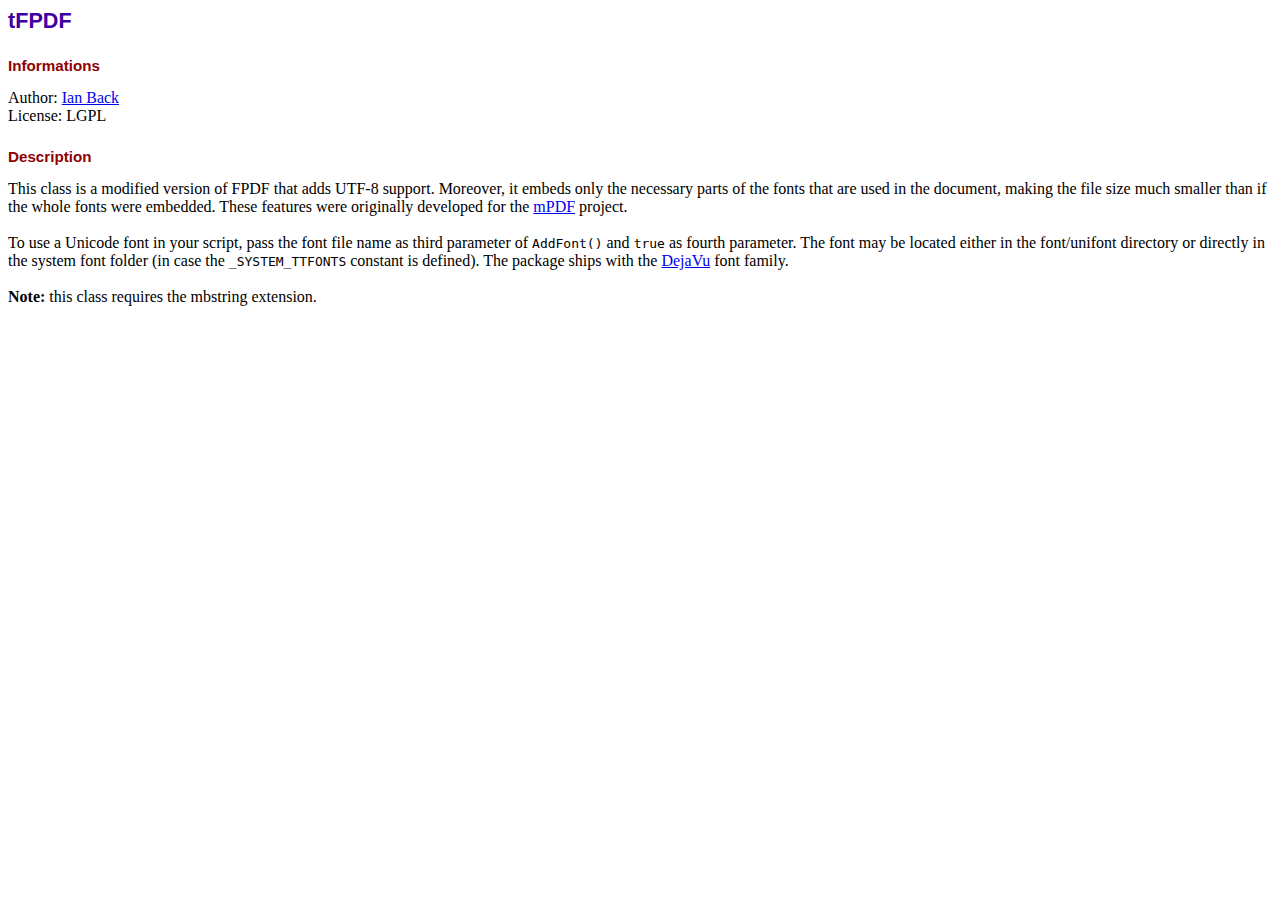
<file: Arse Solicitud/fpdf/info.htm>
<!DOCTYPE html PUBLIC "-//W3C//DTD HTML 4.01 Transitional//EN">
<html>
<head>
<meta http-equiv="Content-Type" content="text/html; charset=UTF-8">
<title>tFPDF</title>
<style type="text/css">
body {font-family:"Times New Roman",serif}
h1 {font:bold 135% Arial,sans-serif; color:#4000A0; margin-bottom:0.9em}
h2 {font:bold 95% Arial,sans-serif; color:#900000; margin-top:1.5em; margin-bottom:1em}
</style>
</head>
<body>
<h1>tFPDF</h1>
<h2>Informations</h2>
Author: <a href="mailto:ian@bpm1.com?subject=tFPDF">Ian Back</a><br>
License: LGPL
<h2>Description</h2>
This class is a modified version of FPDF that adds UTF-8 support. Moreover, it embeds only
the necessary parts of the fonts that are used in the document, making the file size much
smaller than if the whole fonts were embedded. These features were originally developed
for the <a href="https://mpdf.github.io/" target="_blank">mPDF</a> project.<br>
<br>
To use a Unicode font in your script, pass the font file name as third parameter of
<code>AddFont()</code> and <code>true</code> as fourth parameter. The font may be located
either in the font/unifont directory or directly in the system font folder (in case the
<code>_SYSTEM_TTFONTS</code> constant is defined).
The package ships with the <a href="https://dejavu-fonts.github.io/" target="_blank">DejaVu</a>
font family.<br>
<br>
<strong>Note:</strong> this class requires the mbstring extension.
</body>
</html>
</file>
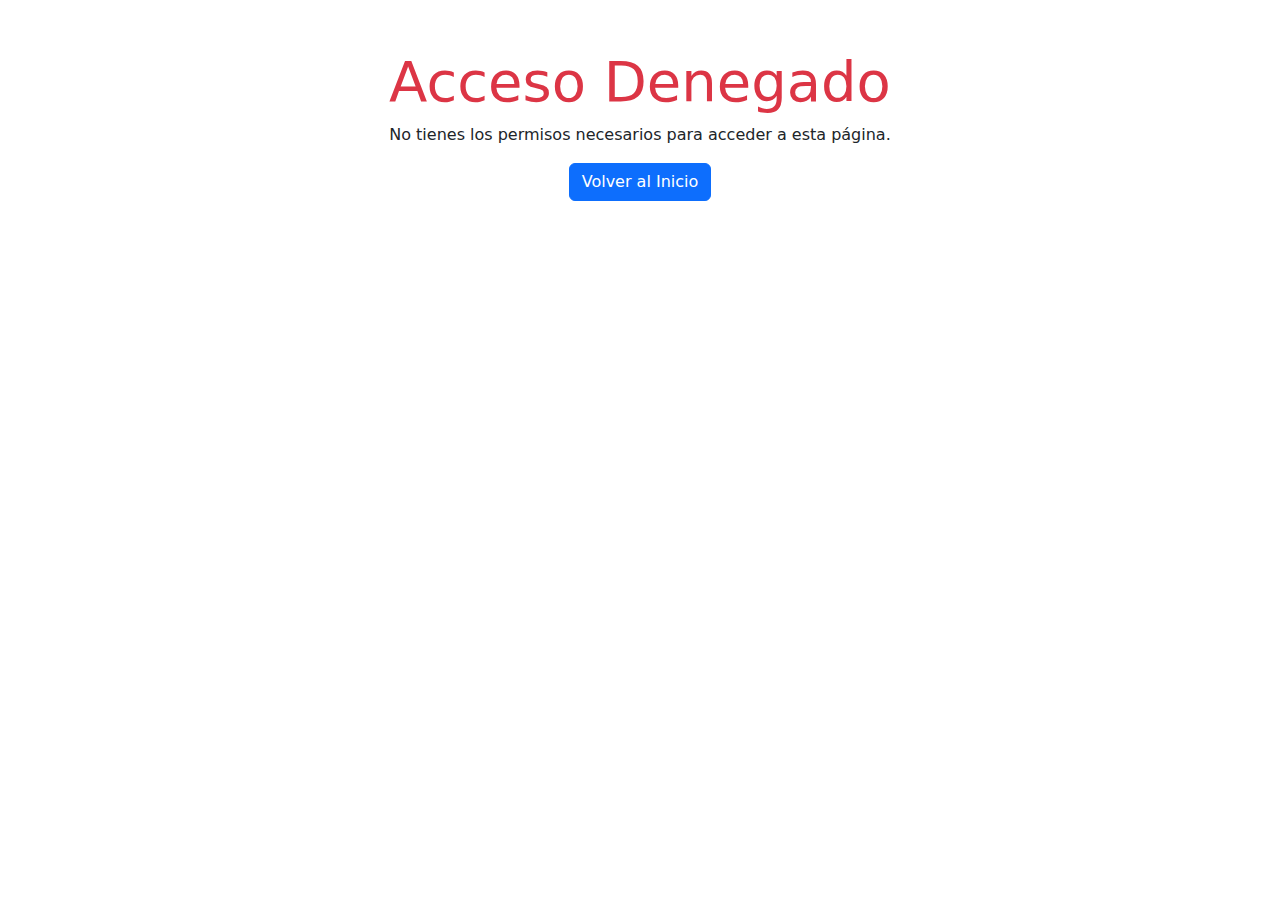
<file: Arse Solicitud/HTML/acceso_denegado.html>
<!DOCTYPE html>
<html lang="en">
<head>
    <meta charset="UTF-8">
    <meta name="viewport" content="width=device-width, initial-scale=1.0">
    <title>Acceso Denegado</title>
    <link href="https://cdn.jsdelivr.net/npm/bootstrap@5.3.2/dist/css/bootstrap.min.css" rel="stylesheet">
</head>
<body>
    <div class="container text-center py-5">
        <h1 class="display-4 text-danger">Acceso Denegado</h1>
        <p>No tienes los permisos necesarios para acceder a esta página.</p>
        <a href="../index.html" class="btn btn-primary">Volver al Inicio</a>
    </div>
</body>
</html>
</file>
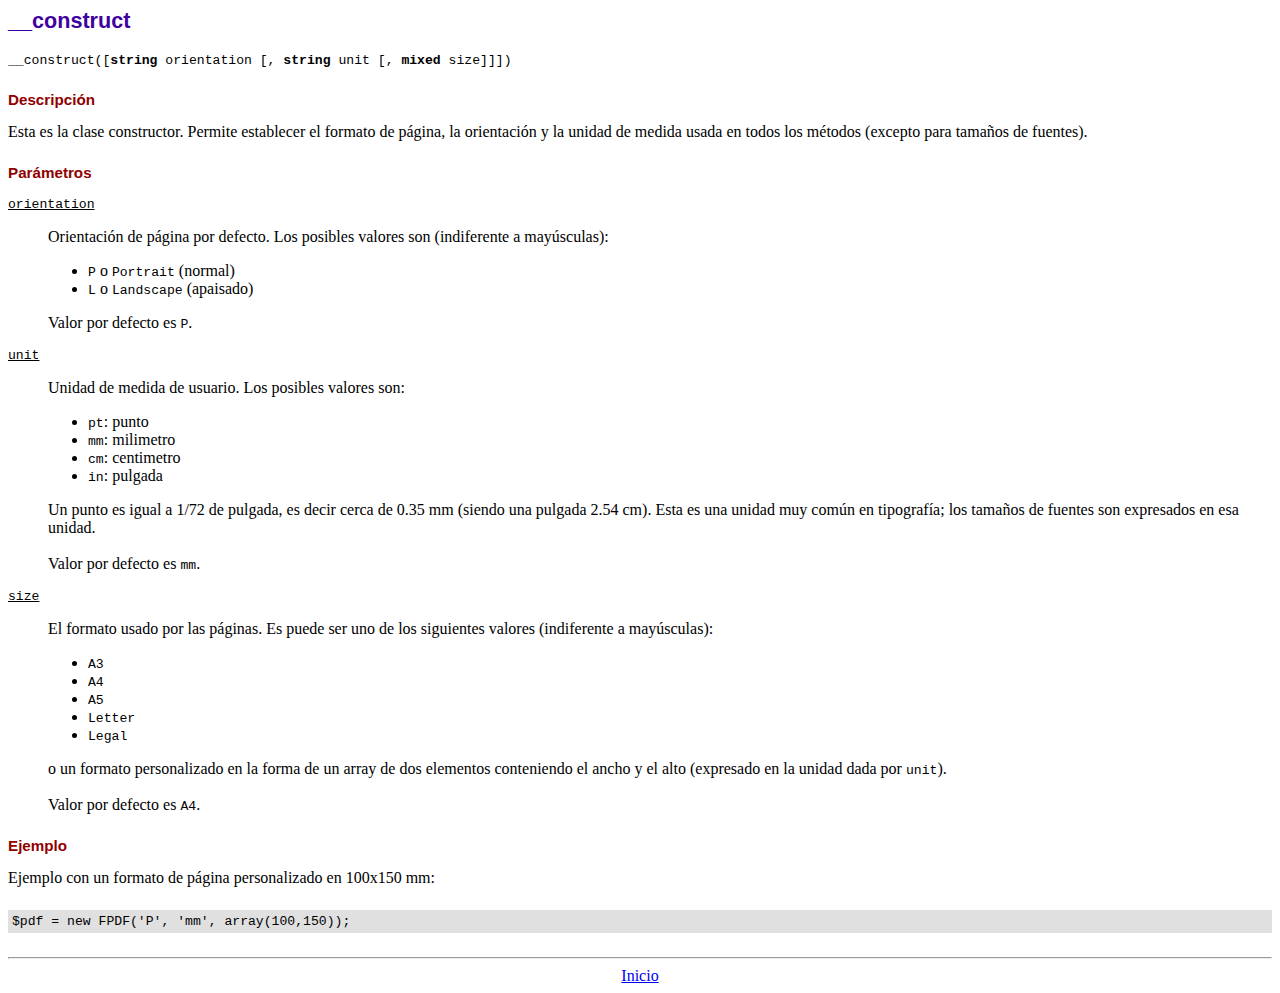
<file: Arse Solicitud/fpdf/doc/__construct.htm>
<!DOCTYPE html PUBLIC "-//W3C//DTD HTML 4.01 Transitional//EN">
<html>
<head>
<meta http-equiv="Content-Type" content="text/html; charset=UTF-8">
<title>__construct</title>
<link type="text/css" rel="stylesheet" href="../fpdf.css">
</head>
<body>
<h1>__construct</h1>
<code>__construct([<b>string</b> orientation [, <b>string</b> unit [, <b>mixed</b> size]]])</code>
<h2>Descripción</h2>
Esta es la clase constructor. Permite establecer el formato de página, la orientación y la unidad de medida usada en todos los métodos (excepto para tamaños de fuentes).
<h2>Parámetros</h2>
<dl class="param">
<dt><code>orientation</code></dt>
<dd>
Orientación de página por defecto. Los posibles valores son (indiferente a mayúsculas):
<ul>
<li><code>P</code> o <code>Portrait</code> (normal)
<li><code>L</code> o <code>Landscape</code> (apaisado)
</ul>
Valor por defecto es <code>P</code>.
</dd>
<dt><code>unit</code></dt>
<dd>
Unidad de medida de usuario. Los posibles valores son:
<ul>
<li><code>pt</code>: punto
<li><code>mm</code>: milimetro
<li><code>cm</code>: centimetro
<li><code>in</code>: pulgada
</ul>
Un punto es igual a 1/72 de pulgada, es decir cerca de 0.35 mm (siendo una pulgada 2.54 cm). Esta es una unidad muy común en tipografía; los tamaños de fuentes son expresados en esa unidad.
<br>
<br>
Valor por defecto es <code>mm</code>.
</dd>
<dt><code>size</code></dt>
<dd>
El formato usado por las páginas. Es puede ser uno de los siguientes valores (indiferente a mayúsculas):
<ul>
<li><code>A3</code>
<li><code>A4</code>
<li><code>A5</code>
<li><code>Letter</code>
<li><code>Legal</code>
</ul>
o un formato personalizado en la forma de un array de dos elementos conteniendo el ancho y el alto (expresado en la unidad dada por <code>unit</code>).
<br>
<br>
Valor por defecto es <code>A4</code>.
</dd>
</dl>
<h2>Ejemplo</h2>
Ejemplo con un formato de página personalizado en 100x150 mm:
<div class="doc-source">
<pre><code>$pdf = new FPDF('P', 'mm', array(100,150));</code></pre>
</div>
<hr style="margin-top:1.5em">
<div style="text-align:center"><a href="index.htm">Inicio</a></div>
</body>
</html>
</file>
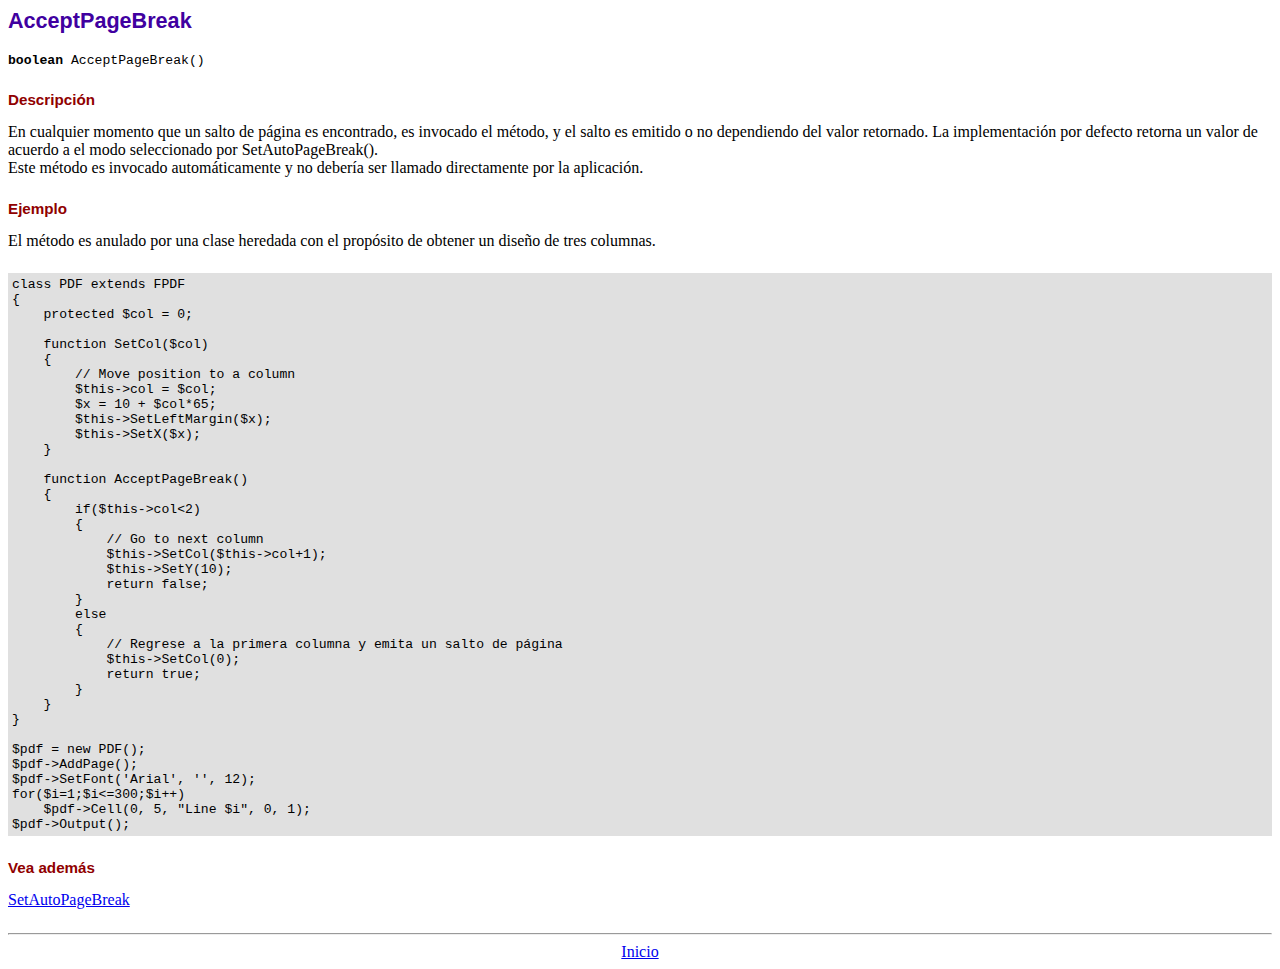
<file: Arse Solicitud/fpdf/doc/acceptpagebreak.htm>
<!DOCTYPE html PUBLIC "-//W3C//DTD HTML 4.01 Transitional//EN">
<html>
<head>
<meta http-equiv="Content-Type" content="text/html; charset=UTF-8">
<title>AcceptPageBreak</title>
<link type="text/css" rel="stylesheet" href="../fpdf.css">
</head>
<body>
<h1>AcceptPageBreak</h1>
<code><b>boolean</b> AcceptPageBreak()</code>
<h2>Descripción</h2>
En cualquier momento que un salto de página es encontrado, es invocado el método, y el salto es emitido o no dependiendo
del valor retornado. La implementación por defecto retorna un valor de acuerdo a el modo seleccionado por SetAutoPageBreak().
<br>
Este método es invocado automáticamente y no debería ser llamado directamente por la aplicación.
<h2>Ejemplo</h2>
El método es anulado por una clase heredada con el propósito de obtener un diseño de tres columnas.
<div class="doc-source">
<pre><code>class PDF extends FPDF
{
    protected $col = 0;

    function SetCol($col)
    {
        // Move position to a column
        $this-&gt;col = $col;
        $x = 10 + $col*65;
        $this-&gt;SetLeftMargin($x);
        $this-&gt;SetX($x);
    }

    function AcceptPageBreak()
    {
        if($this-&gt;col&lt;2)
        {
            // Go to next column
            $this-&gt;SetCol($this-&gt;col+1);
            $this-&gt;SetY(10);
            return false;
        }
        else
        {
            // Regrese a la primera columna y emita un salto de página
            $this-&gt;SetCol(0);
            return true;
        }
    }
}

$pdf = new PDF();
$pdf-&gt;AddPage();
$pdf-&gt;SetFont('Arial', '', 12);
for($i=1;$i&lt;=300;$i++)
    $pdf-&gt;Cell(0, 5, "Line $i", 0, 1);
$pdf-&gt;Output();</code></pre>
</div>
<h2>Vea además</h2>
<a href="setautopagebreak.htm">SetAutoPageBreak</a>
<hr style="margin-top:1.5em">
<div style="text-align:center"><a href="index.htm">Inicio</a></div>
</body>
</html>
</file>
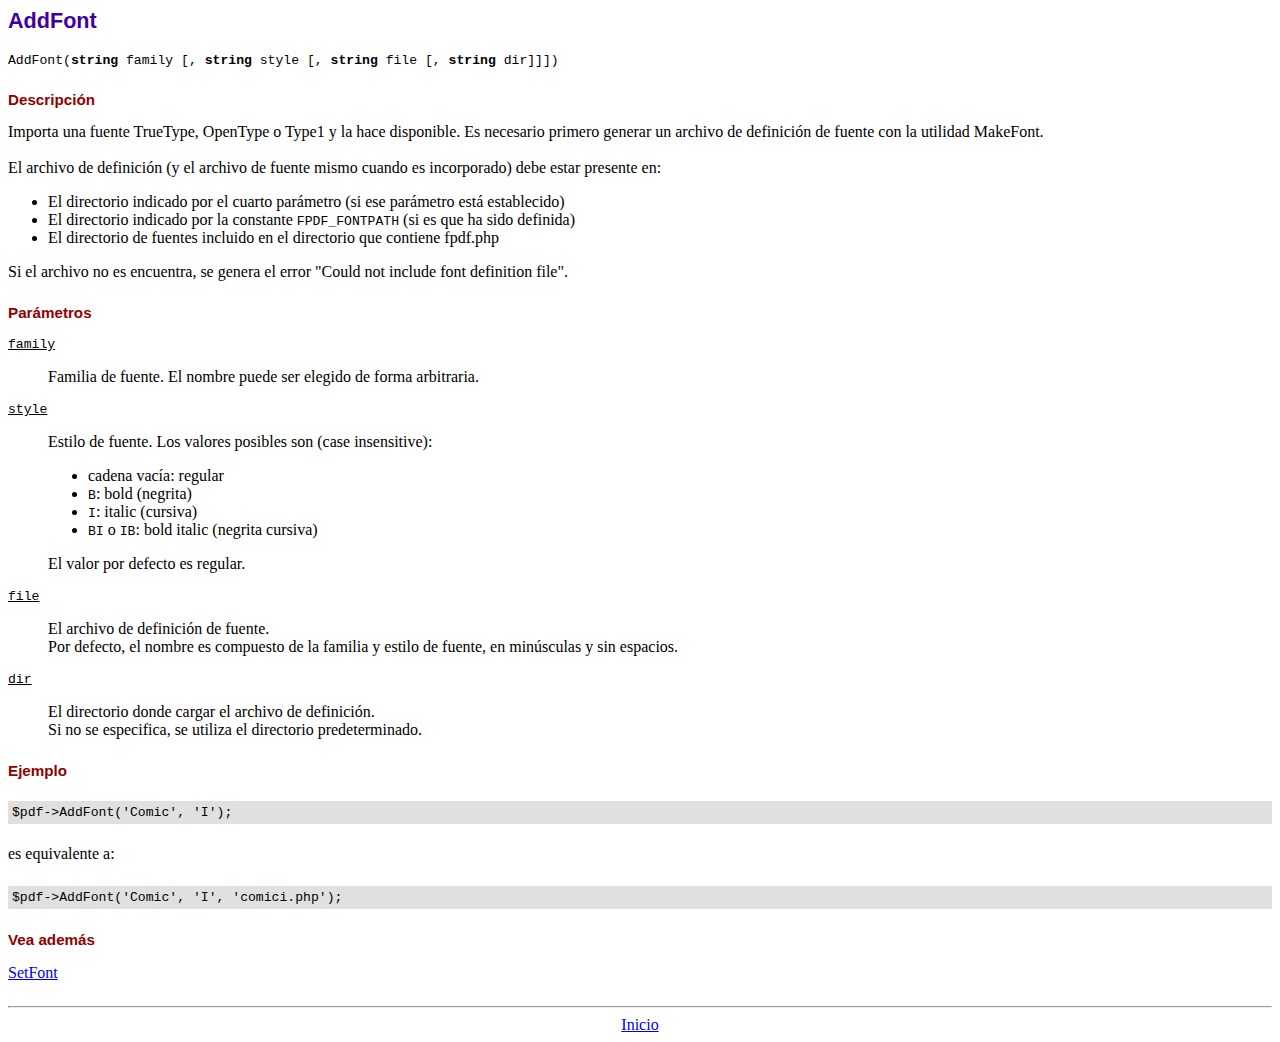
<file: Arse Solicitud/fpdf/doc/addfont.htm>
<!DOCTYPE html PUBLIC "-//W3C//DTD HTML 4.01 Transitional//EN">
<html>
<head>
<meta http-equiv="Content-Type" content="text/html; charset=UTF-8">
<title>AddFont</title>
<link type="text/css" rel="stylesheet" href="../fpdf.css">
</head>
<body>
<h1>AddFont</h1>
<code>AddFont(<b>string</b> family [, <b>string</b> style [, <b>string</b> file [, <b>string</b> dir]]])</code>
<h2>Descripción</h2>
Importa una fuente TrueType, OpenType o Type1 y la hace disponible. Es necesario primero generar
un archivo de definición de fuente con la utilidad MakeFont.
<br>
<br>
El archivo de definición (y el archivo de fuente mismo cuando es incorporado) debe estar presente en:
<ul>
<li>El directorio indicado por el cuarto parámetro (si ese parámetro está establecido)</li>
<li>El directorio indicado por la constante <code>FPDF_FONTPATH</code> (si es que ha sido definida)
<li>El directorio de fuentes incluido en el directorio que contiene fpdf.php
</ul>
Si el archivo no es encuentra, se genera el error "Could not include font definition file".
<h2>Parámetros</h2>
<dl class="param">
<dt><code>family</code></dt>
<dd>
Familia de fuente. El nombre puede ser elegido de forma arbitraria.
</dd>
<dt><code>style</code></dt>
<dd>
Estilo de fuente. Los valores posibles son (case insensitive):
<ul>
<li>cadena vacía: regular
<li><code>B</code>: bold (negrita)
<li><code>I</code>: italic (cursiva)
<li><code>BI</code> o <code>IB</code>: bold italic (negrita cursiva)
</ul>
El valor por defecto es regular.
</dd>
<dt><code>file</code></dt>
<dd>
El archivo de definición de fuente.
<br>
Por defecto, el nombre es compuesto de la familia y estilo de fuente, en minúsculas y sin espacios.
</dd>
<dt><code>dir</code></dt>
<dd>
El directorio donde cargar el archivo de definición.
<br>
Si no se especifica, se utiliza el directorio predeterminado.
</dd>
</dl>
<h2>Ejemplo</h2>
<div class="doc-source">
<pre><code>$pdf-&gt;AddFont('Comic', 'I');</code></pre>
</div>
es equivalente a:
<div class="doc-source">
<pre><code>$pdf-&gt;AddFont('Comic', 'I', 'comici.php');</code></pre>
</div>
<h2>Vea además</h2>
<a href="setfont.htm">SetFont</a>
<hr style="margin-top:1.5em">
<div style="text-align:center"><a href="index.htm">Inicio</a></div>
</body>
</html>
</file>
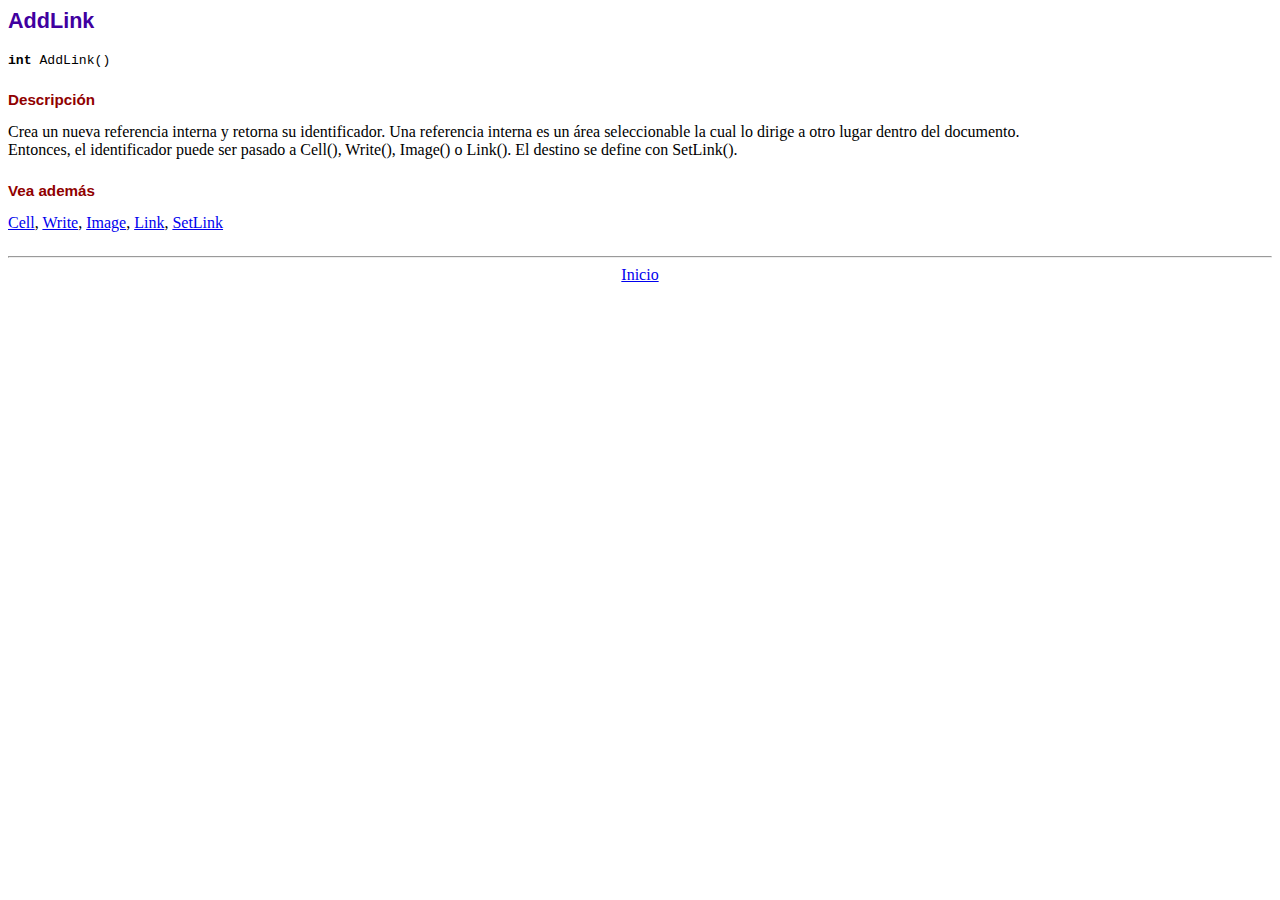
<file: Arse Solicitud/fpdf/doc/addlink.htm>
<!DOCTYPE html PUBLIC "-//W3C//DTD HTML 4.01 Transitional//EN">
<html>
<head>
<meta http-equiv="Content-Type" content="text/html; charset=UTF-8">
<title>AddLink</title>
<link type="text/css" rel="stylesheet" href="../fpdf.css">
</head>
<body>
<h1>AddLink</h1>
<code><b>int</b> AddLink()</code>
<h2>Descripción</h2>
Crea un nueva referencia interna y retorna su identificador. Una referencia interna es un área seleccionable la cual lo dirige a otro lugar dentro del documento.
<br>
Entonces, el identificador puede ser pasado a Cell(), Write(), Image() o Link(). El destino se define con SetLink().
<h2>Vea además</h2>
<a href="cell.htm">Cell</a>,
<a href="write.htm">Write</a>,
<a href="image.htm">Image</a>,
<a href="link.htm">Link</a>,
<a href="setlink.htm">SetLink</a>
<hr style="margin-top:1.5em">
<div style="text-align:center"><a href="index.htm">Inicio</a></div>
</body>
</html>
</file>
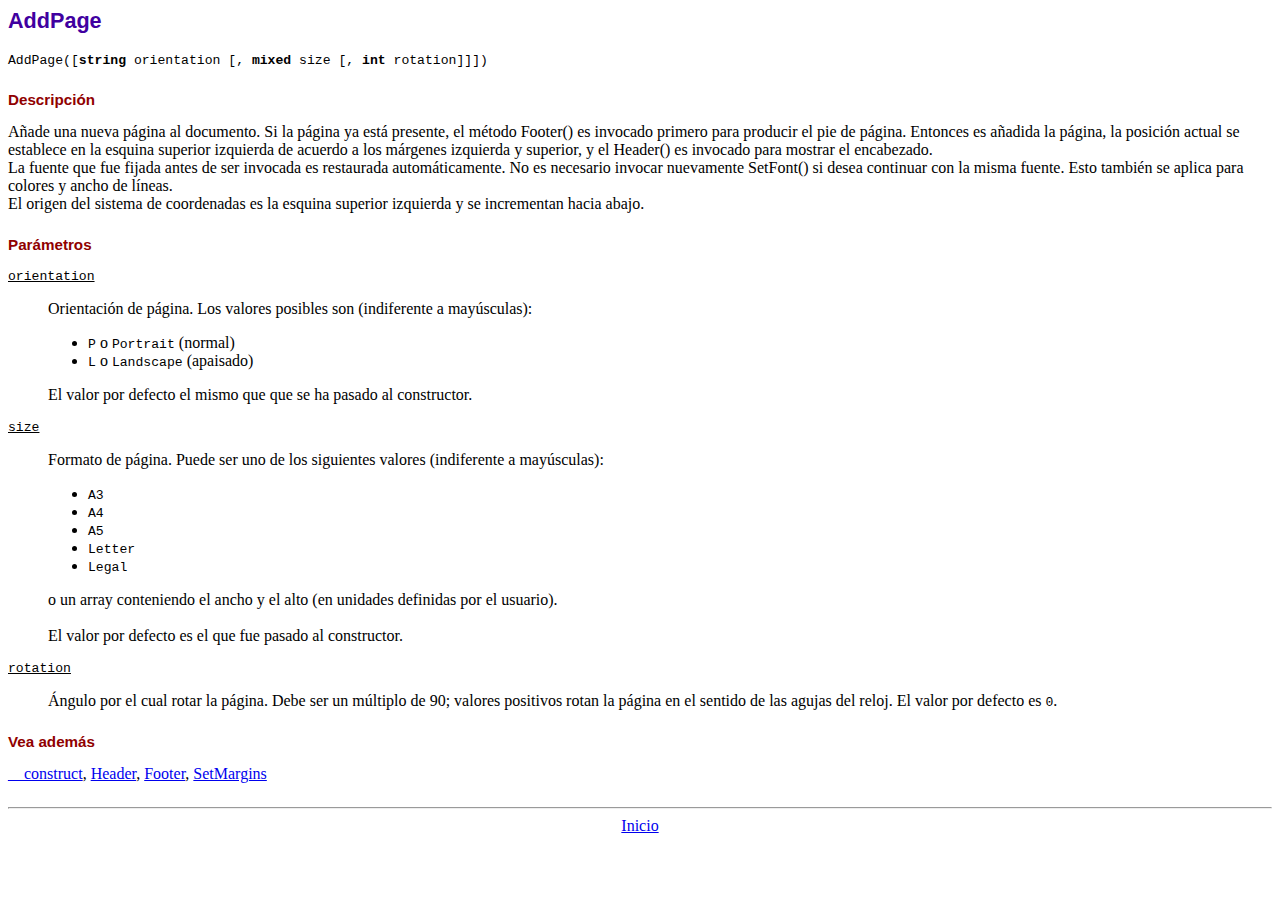
<file: Arse Solicitud/fpdf/doc/addpage.htm>
<!DOCTYPE html PUBLIC "-//W3C//DTD HTML 4.01 Transitional//EN">
<html>
<head>
<meta http-equiv="Content-Type" content="text/html; charset=UTF-8">
<title>AddPage</title>
<link type="text/css" rel="stylesheet" href="../fpdf.css">
</head>
<body>
<h1>AddPage</h1>
<code>AddPage([<b>string</b> orientation [, <b>mixed</b> size [, <b>int</b> rotation]]])</code>
<h2>Descripción</h2>
Añade una nueva página al documento. Si la página ya está presente, el método Footer() es invocado primero para producir
el pie de página. Entonces es añadida la página, la posición actual se establece en la esquina superior izquierda de
acuerdo a los márgenes izquierda y superior, y el Header() es invocado para mostrar el encabezado.<br>
La fuente que fue fijada antes de ser invocada es restaurada automáticamente. No es necesario invocar nuevamente SetFont()
si desea continuar con la misma fuente. Esto también se aplica para colores y ancho de líneas.<br>
El origen del sistema de coordenadas es la esquina superior izquierda y se incrementan  hacia abajo.
<h2>Parámetros</h2>
<dl class="param">
<dt><code>orientation</code></dt>
<dd>
Orientación de página. Los valores posibles son (indiferente a mayúsculas):
<ul>
<li><code>P</code> o <code>Portrait</code> (normal)</li>
<li><code>L</code> o <code>Landscape</code> (apaisado)</li>
</ul>
El valor por defecto el mismo que que se ha pasado al constructor.
</dd>
<dt><code>size</code></dt>
<dd>
Formato de página. Puede ser uno de los siguientes valores (indiferente a mayúsculas):
<ul>
<li><code>A3</code></li>
<li><code>A4</code></li>
<li><code>A5</code></li>
<li><code>Letter</code></li>
<li><code>Legal</code></li>
</ul>
o un array conteniendo el ancho y el alto (en unidades definidas por el usuario).<br>
<br>
El valor por defecto es el que fue pasado al constructor.
</dd>
<dt><code>rotation</code></dt>
<dd>
Ángulo por el cual rotar la página. Debe ser un múltiplo de 90; valores positivos rotan
la página en el sentido de las agujas del reloj. El valor por defecto es <code>0</code>.
</dd>
</dl>
<h2>Vea además</h2>
<a href="__construct.htm">__construct</a>,
<a href="header.htm">Header</a>,
<a href="footer.htm">Footer</a>,
<a href="setmargins.htm">SetMargins</a>
<hr style="margin-top:1.5em">
<div style="text-align:center"><a href="index.htm">Inicio</a></div>
</body>
</html>
</file>
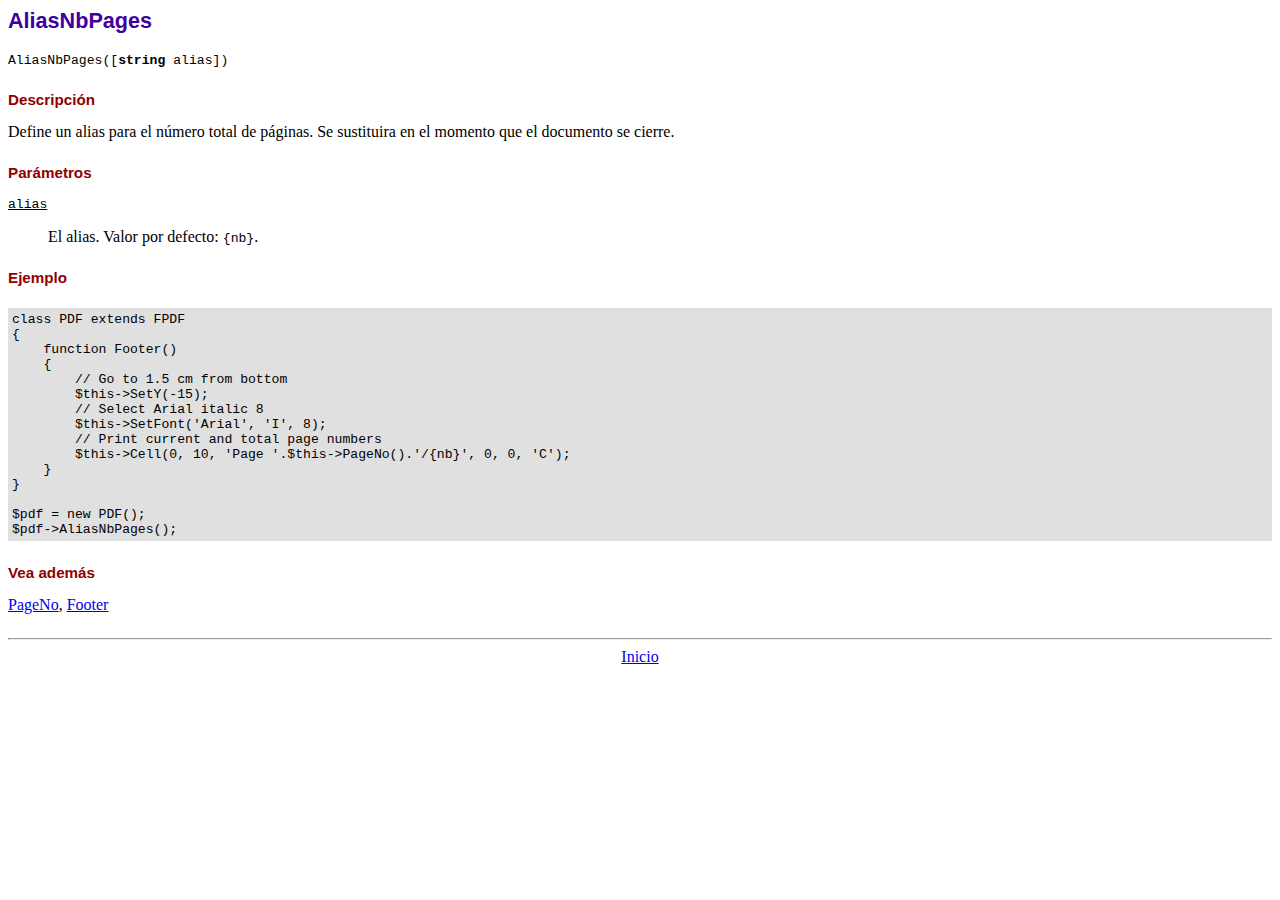
<file: Arse Solicitud/fpdf/doc/aliasnbpages.htm>
<!DOCTYPE html PUBLIC "-//W3C//DTD HTML 4.01 Transitional//EN">
<html>
<head>
<meta http-equiv="Content-Type" content="text/html; charset=UTF-8">
<title>AliasNbPages</title>
<link type="text/css" rel="stylesheet" href="../fpdf.css">
</head>
<body>
<h1>AliasNbPages</h1>
<code>AliasNbPages([<b>string</b> alias])</code>
<h2>Descripción</h2>
Define un alias para el número total de páginas. Se sustituira en el momento que el documento se cierre.
<h2>Parámetros</h2>
<dl class="param">
<dt><code>alias</code></dt>
<dd>
El alias. Valor por defecto: <code>{nb}</code>.
</dd>
</dl>
<h2>Ejemplo</h2>
<div class="doc-source">
<pre><code>class PDF extends FPDF
{
    function Footer()
    {
        // Go to 1.5 cm from bottom
        $this-&gt;SetY(-15);
        // Select Arial italic 8
        $this-&gt;SetFont('Arial', 'I', 8);
        // Print current and total page numbers
        $this-&gt;Cell(0, 10, 'Page '.$this-&gt;PageNo().'/{nb}', 0, 0, 'C');
    }
}

$pdf = new PDF();
$pdf-&gt;AliasNbPages();</code></pre>
</div>
<h2>Vea además</h2>
<a href="pageno.htm">PageNo</a>,
<a href="footer.htm">Footer</a>
<hr style="margin-top:1.5em">
<div style="text-align:center"><a href="index.htm">Inicio</a></div>
</body>
</html>
</file>
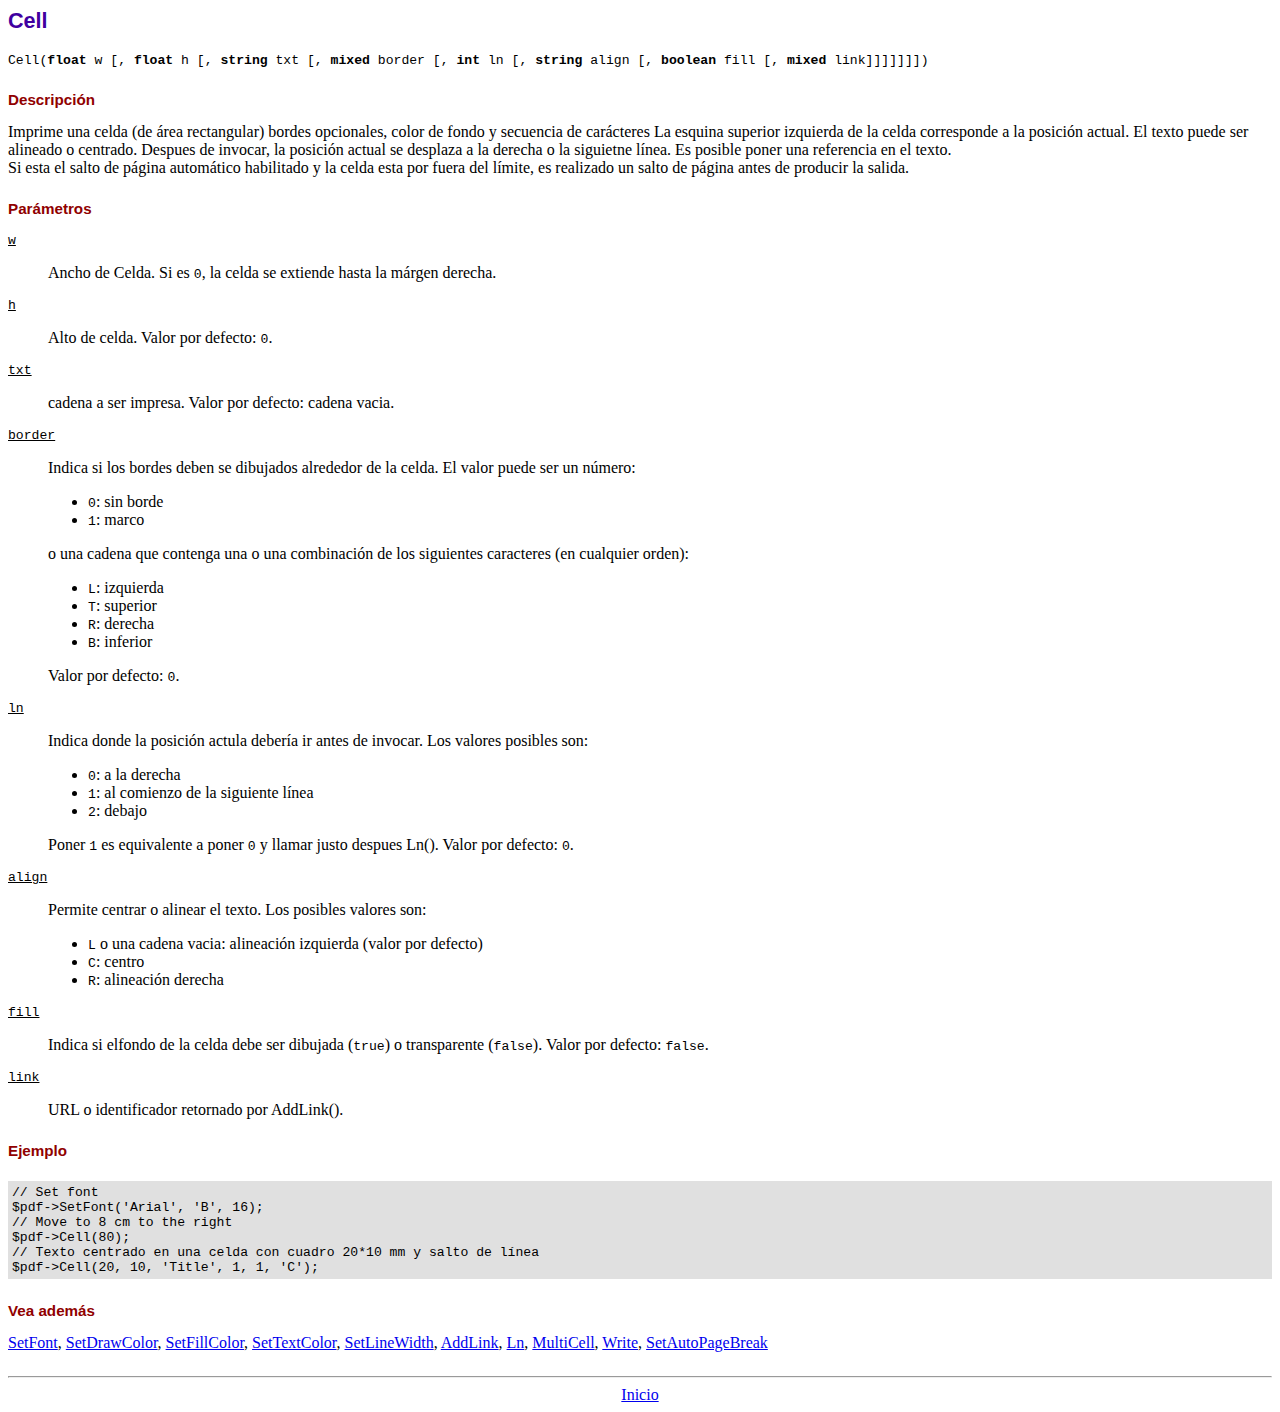
<file: Arse Solicitud/fpdf/doc/cell.htm>
<!DOCTYPE html PUBLIC "-//W3C//DTD HTML 4.01 Transitional//EN">
<html>
<head>
<meta http-equiv="Content-Type" content="text/html; charset=UTF-8">
<title>Cell</title>
<link type="text/css" rel="stylesheet" href="../fpdf.css">
</head>
<body>
<h1>Cell</h1>
<code>Cell(<b>float</b> w [, <b>float</b> h [, <b>string</b> txt [, <b>mixed</b> border [, <b>int</b> ln [, <b>string</b> align [, <b>boolean</b> fill [, <b>mixed</b> link]]]]]]])</code>
<h2>Descripción</h2>
Imprime una celda (de área rectangular) bordes opcionales, color de fondo y secuencia de carácteres
La esquina superior izquierda de la celda corresponde a la posición actual. El texto puede ser alineado o centrado. Despues de invocar, la posición actual se desplaza a la derecha o la siguietne línea. Es posible poner una referencia en el texto.
<br>
Si esta el salto de página automático habilitado y la celda esta por fuera del límite, es realizado un salto de página antes de producir la salida.
<h2>Parámetros</h2>
<dl class="param">
<dt><code>w</code></dt>
<dd>
Ancho de Celda. Si es <code>0</code>, la celda se extiende hasta la márgen derecha.
</dd>
<dt><code>h</code></dt>
<dd>
Alto de celda.
Valor por defecto: <code>0</code>.
</dd>
<dt><code>txt</code></dt>
<dd>
cadena a ser impresa.
Valor por defecto: cadena vacia.
</dd>
<dt><code>border</code></dt>
<dd>
Indica si los bordes deben se dibujados alrededor de la celda. El valor puede ser un número:
<ul>
<li><code>0</code>: sin borde</li>
<li><code>1</code>: marco</li>
</ul>
o una cadena que contenga una o una combinación de los siguientes caracteres (en cualquier orden):
<ul>
<li><code>L</code>: izquierda</li>
<li><code>T</code>: superior</li>
<li><code>R</code>: derecha</li>
<li><code>B</code>: inferior</li>
</ul>
Valor por defecto: <code>0</code>.
</dd>
<dt><code>ln</code></dt>
<dd>
Indica donde la posición actula debería ir antes de invocar. Los valores posibles son:
<ul>
<li><code>0</code>: a la derecha</li>
<li><code>1</code>: al comienzo de la siguiente línea</li>
<li><code>2</code>: debajo</li>
</ul>
Poner <code>1</code> es equivalente a poner <code>0</code> y llamar justo despues Ln().
Valor por defecto: <code>0</code>.
</dd>
<dt><code>align</code></dt>
<dd>
Permite centrar o alinear el texto. Los posibles valores son:
<ul>
<li><code>L</code> o una cadena vacia: alineación izquierda (valor por defecto)</li>
<li><code>C</code>: centro</li>
<li><code>R</code>: alineación derecha</li>
</ul>
</dd>
<dt><code>fill</code></dt>
<dd>
Indica si elfondo de la celda debe ser dibujada (<code>true</code>) o transparente (<code>false</code>).
Valor por defecto: <code>false</code>.
</dd>
<dt><code>link</code></dt>
<dd>
URL o identificador retornado por AddLink().
</dd>
</dl>
<h2>Ejemplo</h2>
<div class="doc-source">
<pre><code>// Set font
$pdf-&gt;SetFont('Arial', 'B', 16);
// Move to 8 cm to the right
$pdf-&gt;Cell(80);
// Texto centrado en una celda con cuadro 20*10 mm y salto de línea
$pdf-&gt;Cell(20, 10, 'Title', 1, 1, 'C');</code></pre>
</div>
<h2>Vea además</h2>
<a href="setfont.htm">SetFont</a>,
<a href="setdrawcolor.htm">SetDrawColor</a>,
<a href="setfillcolor.htm">SetFillColor</a>,
<a href="settextcolor.htm">SetTextColor</a>,
<a href="setlinewidth.htm">SetLineWidth</a>,
<a href="addlink.htm">AddLink</a>,
<a href="ln.htm">Ln</a>,
<a href="multicell.htm">MultiCell</a>,
<a href="write.htm">Write</a>,
<a href="setautopagebreak.htm">SetAutoPageBreak</a>
<hr style="margin-top:1.5em">
<div style="text-align:center"><a href="index.htm">Inicio</a></div>
</body>
</html>
</file>
<file: Arse Solicitud/CSS/Estilo_Base.css>
body {
    margin: 0;
    padding: 0;
    font-family: Arial, sans-serif;
    background-image: url('../imagen/Fondo_menu.png');
    background-size: cover;
    background-position: center;
    min-height: 100vh;
    display: flex;
    justify-content: center;
    align-items: center;
    
}

.login-container {
    background: rgba(255, 255, 255, 0.50);
    padding: 2rem;
    border-radius: 15px;
    box-shadow: 0 8px 32px rgba(0, 0, 0, 0.1);
    width: 100%;
    max-width: 400px;
    text-align: center;
}

.logo {
    width: 150px;
    height: auto;
    margin-bottom: 1px;
    animation: pulse 2s infinite ease-in-out;
    filter: contrast(1.2) saturate(2.5) brightness(1.5);
}

h2 {
    color: #ffffff;
    text-shadow: -1px -1px 0 #000000, 1px -1px 0 #000000, 1px 1px 0 #000000, 3px 3px 0 #000000;
    margin-bottom: 1.5rem;
}

.input-group {
    margin-bottom: 0.9rem;
    position: relative;
}


input {
    width: 100%;
    padding: 12px;
    border: 2px solid #ddd;
    border-radius: 8px;
    margin-top: 8px;
    box-sizing: border-box;
    font-size: 1rem;
    transition: all 0.3s ease;

}

input:focus {
    border-color: #ff6b00;
    outline: none;
    box-shadow: 0 0 0 3px rgba(255, 107, 0, 0.1);

}
.input-group input:focus {
    border-color: var(--primary);
    outline: none;
    box-shadow: 0 0 5px rgba(255,140,0,0.3);
}
.input-group input:focus {
    border-color: #ff6b00;
    outline: none;
    box-shadow: 0 0 0 3px rgba(255, 107, 0, 0.1);
}

.input-group label {
    position: absolute;
    left: 1rem;
    top: 50%;
    transform: translateY(-50%);
    background: white;
    padding: 0 0.5rem;
    color: #666;
    transition: all 0.3s;
    pointer-events: none;
}
.input-group input:focus ~ label,
.input-group input:valid ~ label {
    top: 0;
    font-size: 0.8rem;
    color: var(--primary);
}

.input-group input:not(:focus):valid ~ label {
    top: 0;
    font-size: 0.8rem;
    color: var(--primary);
}

/* Ajustes generales para los campos select */
.input-group select {
    width: 100%;              /* Asegura que ocupe todo el ancho */
    padding: 12px;            /* Consistencia con los demás campos */
    border: 2px solid #ddd;   /* Mismo estilo de borde */
    border-radius: 8px;       /* Bordes redondeados */
    margin-top: 8px;          /* Espaciado superior */
    box-sizing: border-box;   /* Padding no afecta tamaño */
    font-size: 1rem;          /* Texto consistente */
    transition: all 0.3s ease; /* Animaciones suaves */
    appearance: none;         /* Oculta las flechas por defecto */
}

/* Cuando el select está enfocado */
.input-group select:focus {
    border-color: #ff6b00;      /* Borde resaltado */
    outline: none;              /* Sin bordes adicionales */
    box-shadow: 0 0 0 3px rgba(255, 107, 0, 0.1); /* Efecto de sombra */
}

/* Posiciona el label adecuadamente encima del select */
.input-group select:focus ~ label,
.input-group select:not(:focus):valid ~ label {
    top: -8px;                  /* Mueve la etiqueta hacia arriba */
    left: 12px;                 /* Alinea con el campo */
    font-size: 0.8rem;          /* Reduce el tamaño del texto */
    color: #ff6b00;             /* Color resaltado */
    background: white;          /* Fondo blanco para evitar interferencias */
    padding: 0 4px;             /* Añade algo de espacio */
}

/* Ajustes específicos para select en dispositivos móviles */
@media (max-width: 768px) {
    .input-group select {
        font-size: 0.9rem; /* Ajuste del tamaño de fuente */
    }
}


@keyframes fadeIn {
    from {
        opacity: 0;
    }
    to {
        opacity: 1;
    }
}

/* Uso en el contenedor */
.login-container {
    animation: fadeIn 1s ease-out;
}


.btn {
    background: #ff6b00;
    color: white;
    border: none;
    padding: 12px 30px;
    border-radius: 8px;
    cursor: pointer;
    font-size: 1rem;
    font-weight: bold;
    text-decoration: none;
    transition: all 0.3s ease;
    width: 100%;
    margin-bottom: 1rem;
}

.btn:hover {
    background: #ff8533;
    transform: translateY(-2px);
    box-shadow: 0 5px 15px rgba(255, 107, 0, 0.3);
}

.btn.register {
    background: rgba(255, 255, 255, 0.50);
    color: #ff6b00;
    border: 2px solid #ff6b00;
    padding: 12px 30px;
    border-radius: 8px;
    cursor: pointer;
    font-size: 1rem;
    font-weight: bold;
    text-decoration: none;
    transition: all 0.3s ease;
    width: 100%;
    margin-bottom: 1rem;
}

.btn.following {
    background: rgba(255, 255, 255, 0.50);
    color: #ff6b00;
    border: 2px solid #ff6b00;
    padding: 12px 30px;
    border-radius: 8px;
    cursor: pointer;
    font-size: 1rem;
    font-weight: bold;
    text-decoration: none;
    transition: all 0.3s ease;
    width: 100%;
    margin-bottom: 1rem;
}

.btn.following:hover {
    background: #ff6b00;
    color: white;
}

.btn.register:hover {
    background: #ff6b00;
    color: white;
}

.footer-links {
    display: flex;
    justify-content: center;
    gap: 20px;
    margin-top: 1.5rem;
    font-size: 0.9rem;
}

.footer-links a {
    color: #000000;
    text-decoration: none;
    transition: color 0.3s;
}

.footer-links a:hover {
    color: #ff6b00;
    text-decoration: underline;
}

@media (max-width: 480px) {
    .login-container {
        padding: 1.5rem;
    }

    .footer-links {
        flex-direction: column;
        gap: 10px;
    }
}
.error-message {
    color: #ff3333;
    font-size: 0.8rem;
    margin-top: 0.3rem;
    display: none;
}

.input-group.error input {
    border-color: #ff3333;
}

.input-group.error .error-message {
    display: block;
}

.progress-bar {
    width: 100%;
    height: 4px;
    background: #e0e0e0;
    margin-bottom: 2rem;
    border-radius: 2px;
    overflow: hidden;
}

.progress-bar-fill {
    height: 100%;
    background: var(--primary);
    width: 0%;
    transition: width 0.3s ease;
}

/* contrasena */

.password-strength {
    height: 5px;
    background: #e0e0e0;
    margin-top: 8px;
    border-radius: 3px;
    overflow: hidden;
}

.password-strength-bar {
    height: 100%;
    width: 0;
    transition: all 0.3s ease;
    background: #ff3333;
}

.btn:disabled {
    background: #cccccc;
    cursor: not-allowed;
    transform: none;
    box-shadow: none;
}

.requirements {
    text-align: left;
    margin: 1rem 0;
    font-size: 0.9rem;
    color: #666;
}

.requirement {
    margin: 0.5rem 0;
    display: flex;
    align-items: center;
    gap: 0.5rem;
}

.requirement.met {
    color: #4CAF50;
}

.error-message {
    color: #ff3333;
    font-size: 0.9rem;
    margin-top: 0.5rem;
    display: none;
}

.form-step {
    display: none; /* Todos los pasos están ocultos por defecto */
}

.form-step.active-step {
    display: block; /* Solo el paso activo será visible */
}

/* Opcional: Centrar botones de navegación */
.btn-nav {
    display: inline-block;
    margin: 10px 5px;
    width: calc(50% - 10px);
}
</file>
<file: Red Social UneRed/social_network/public/css/style.css>
/* Fondo dinámico */
.login-bg {
    background-color: #4a5757;
    background-image: url("data:image/svg+xml,%3Csvg width='42' height='44' viewBox='0 0 42 44' xmlns='http://www.w3.org/2000/svg'%3E%3Cg id='Page-1' fill='none' fill-rule='evenodd'%3E%3Cg id='brick-wall' fill='%23293737' fill-opacity='0.14'%3E%3Cpath d='M0 0h42v44H0V0zm1 1h40v20H1V1zM0 23h20v20H0V23zm22 0h20v20H22V23z'/%3E%3C/g%3E%3C/g%3E%3C/svg%3E");
    /* Cambié el fondo a un gradiente azul y verde */
    position: relative;
}
.text-primary {
    color: #ee5d1c !important;
}
.login-bg::before {
    content: "";
    position: absolute;
    top: 0;
    left: 0;
    width: 100%;
    height: 100%;
    z-index: 0;
}

/* Estilo del logo */
.logo-img {
    width: 150px;
    z-index: 2;
}

/* Tarjeta de login */
.login-card {
    max-width: 400px;
    background-color: #293737;
    border-radius: 15px;
    z-index: 2;
}

/* Entrada de texto */
.input-field {
    color: #000000;
    border: none;
    border-radius: 10px;
}

.input-field:focus {
    border: 2px solid #ee5d1c;
    box-shadow: 0 0 8px rgba(233, 151, 0, 0.6);
}

/* Botón */
.btn-orange {
    background-color: #ee5d1c;
    border: none;
    color: white;
    transition: all 0.3s ease;
}

.btn-orange:hover {
    background-color: #ee5d1c;
    box-shadow: 0 4px 15px rgba(233, 151, 0, 0.5);
}

/* Texto de ayuda */
.text-orange {
    color: #ee5d1c;
}
.text-secondaryy {
    color: #ffffff;
}
</file>
<file: Arse Solicitud/fpdf/fpdf.css>
body {font-family:"Times New Roman",serif}
h1 {font:bold 135% Arial,sans-serif; color:#4000A0; margin-bottom:0.9em}
h2 {font:bold 95% Arial,sans-serif; color:#900000; margin-top:1.5em; margin-bottom:1em}
dl.param dt {text-decoration:underline}
dl.param dd {margin-top:1em; margin-bottom:1em}
dl.param ul {margin-top:1em; margin-bottom:1em}
tt, code, kbd {font-family:"Courier New",Courier,monospace; font-size:82%}
div.source {margin-top:1.4em; margin-bottom:1.3em}
div.source pre {display:table; border:1px solid #24246A; width:100%; margin:0em; font-family:inherit; font-size:100%}
div.source code {display:block; border:1px solid #C5C5EC; background-color:#F0F5FF; padding:6px; color:#000000}
div.doc-source {margin-top:1.4em; margin-bottom:1.3em}
div.doc-source pre {display:table; width:100%; margin:0em; font-family:inherit; font-size:100%}
div.doc-source code {display:block; background-color:#E0E0E0; padding:4px}
.kw {color:#000080; font-weight:bold}
.str {color:#CC0000}
.cmt {color:#008000}
p.demo {text-align:center; margin-top:-0.9em}
a.demo {text-decoration:none; font-weight:bold; color:#0000CC}
a.demo:link {text-decoration:none; font-weight:bold; color:#0000CC}
a.demo:hover {text-decoration:none; font-weight:bold; color:#0000FF}
a.demo:active {text-decoration:none; font-weight:bold; color:#0000FF}
</file>
